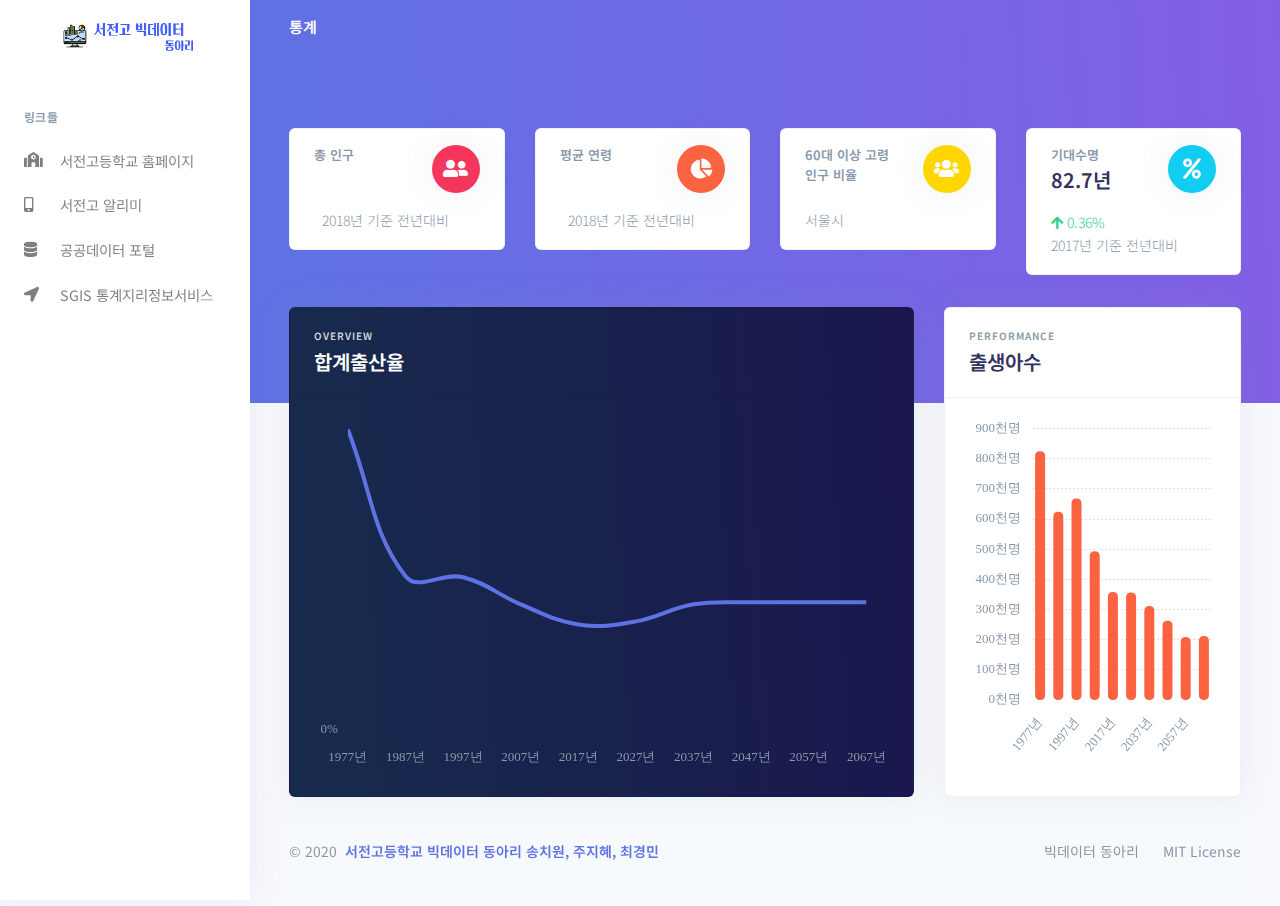
<file: index.html>
<!--

=========================================================
* Argon Dashboard - v1.1.2
=========================================================

* Product Page: https://www.creative-tim.com/product/argon-dashboard
* Copyright 2020 Creative Tim (https://www.creative-tim.com)
* Licensed under MIT (https://github.com/creativetimofficial/argon-dashboard/blob/master/LICENSE.md)

* Coded by Creative Tim

=========================================================

* The above copyright notice and this permission notice shall be included in all copies or substantial portions of the Software. -->
<!DOCTYPE html>
<html lang="ko">

<head>
  <meta charset="utf-8" />
  <meta name="viewport" content="width=device-width, initial-scale=1, shrink-to-fit=no">
  <title>
    서전고 빅데이터 동아리
  </title>
  <!-- Favicon -->
  <link href="./assets/img/brand/favicon.png" rel="icon" type="image/png">
  <!-- Fonts -->
  <link href="https://fonts.googleapis.com/css2?family=Noto+Sans+KR:wght@500&display=swap" rel="stylesheet">
  <!-- Icons -->
  <link href="./assets/js/plugins/nucleo/css/nucleo.css" rel="stylesheet" />
  <link href="./assets/js/plugins/@fortawesome/fontawesome-free/css/all.min.css" rel="stylesheet" />
  <!-- CSS Files -->
  <link href="./assets/css/argon-dashboard.css?v=1.1.2" rel="stylesheet" />
  <script type="text/javascript" src="https://code.jquery.com/jquery-3.5.1.min.js"></script>


</head>

<body class="">
  <nav class="navbar navbar-vertical fixed-left navbar-expand-md navbar-light bg-white" id="sidenav-main">
    <div class="container-fluid">
      <!-- Toggler -->
      <button class="navbar-toggler" type="button" data-toggle="collapse" data-target="#sidenav-collapse-main" aria-controls="sidenav-main" aria-expanded="false" aria-label="Toggle navigation">
        <span class="navbar-toggler-icon"></span>
      </button>
      <!-- Brand -->
      <a class="navbar-brand pt-0" href="./index.html">
        <img src="./assets/img/brand/blue.png" class="navbar-brand-img" alt="...">
      </a>
      <!-- Collapse -->
      <div class="collapse navbar-collapse" id="sidenav-collapse-main">
        <!-- Collapse header -->
        <div class="navbar-collapse-header d-md-none">
          <div class="row">
            <div class="col-6 collapse-brand">
              <a href="./index.html">
                <img src="./assets/img/brand/blue.png">
              </a>
            </div>
            <div class="col-6 collapse-close">
              <button type="button" class="navbar-toggler" data-toggle="collapse" data-target="#sidenav-collapse-main" aria-controls="sidenav-main" aria-expanded="false" aria-label="Toggle sidenav">
                <span></span>
                <span></span>
              </button>
            </div>
          </div>
        </div>
        <!-- Heading -->
        <h6 class="navbar-heading text-muted">링크들</h6>
        <!-- Navigation -->
        <ul class="navbar-nav mb-md-3">
          <li class="nav-item">
            <a class="nav-link" href="http://seojeon.hs.kr">
              <i class="fas fa-school"></i> 서전고등학교 홈페이지
            </a>
          </li>
          <li class="nav-item">
            <a class="nav-link" href="https://yoon-lab.xyz/sjhsnotifier">
              <i class="fas fa-mobile-alt"></i> 서전고 알리미
            </a>
          </li>
          <li class="nav-item">
            <a class="nav-link" href="https://www.data.go.kr/">
              <i class="fas fa-database"></i> 공공데이터 포털
            </a>
          </li>
          <li class="nav-item">
            <a class="nav-link" href="https://sgis.kostat.go.kr/view/index">
              <i class="fas fa-location-arrow"></i> SGIS 통계지리정보서비스
            </a>
          </li>
        </ul>
      </div>
    </div>
  </nav>
  <div class="main-content">
    <!-- Navbar -->
    <nav class="navbar navbar-top navbar-expand-md navbar-dark" id="navbar-main">
      <div class="container-fluid">
        <!-- Brand -->
        <a class="h4 mb-0 text-white text-uppercase d-none d-lg-inline-block" href="./index.html">통계</a>
      </div>
    </nav>
    <!-- End Navbar -->
    <!-- Header -->
    <div class="header bg-gradient-primary pb-8 pt-5 pt-md-8">
      <div class="container-fluid">
        <div class="header-body">
          <!-- Card stats -->
          <div class="row">
            <div class="col-xl-3 col-lg-6">
              <div class="card card-stats mb-4 mb-xl-0">
                <div class="card-body">
                  <div class="row">
                    <div class="col">
                      <h5 class="card-title text-uppercase text-muted mb-0">총 인구</h5>
                      <span id="totalpopulation" class="h2 font-weight-bold mb-0"></span>
                    </div>
                    <div class="col-auto">
                      <div class="icon icon-shape bg-danger text-white rounded-circle shadow">
                        <i class="fas fa-user-friends"></i>
                      </div>
                    </div>
                  </div>
                  <p class="mt-3 mb-0 text-muted text-sm">
                    <span id="totalpoprate"class="text-danger mr-2"></span>
                    <span class="text-nowrap">2018년 기준 전년대비</span>
                  </p>
                </div>
              </div>
            </div>
            <div class="col-xl-3 col-lg-6">
              <div class="card card-stats mb-4 mb-xl-0">
                <div class="card-body">
                  <div class="row">
                    <div class="col">
                      <h5 class="card-title text-uppercase text-muted mb-0">평균 연령</h5>
                      <span id="avgage" class="h2 font-weight-bold mb-0"></span>
                    </div>
                    <div class="col-auto">
                      <div class="icon icon-shape bg-warning text-white rounded-circle shadow">
                        <i class="fas fa-chart-pie"></i>
                      </div>
                    </div>
                  </div>
                  <p class="mt-3 mb-0 text-muted text-sm">
                    <span id="avgagerate" class="text-danger mr-2"></span>
                    <span class="text-nowrap">2018년 기준 전년대비</span>
                  </p>
                </div>
              </div>
            </div>
            <div class="col-xl-3 col-lg-6">
              <div class="card card-stats mb-4 mb-xl-0">
                <div class="card-body">
                  <div class="row">
                    <div class="col">
                      <h5 class="card-title text-uppercase text-muted mb-0">60대 이상 고령 인구 비율</h5>
                      <span id="oversixty" class="h2 font-weight-bold mb-0"></span>
                    </div>
                    <div class="col-auto">
                      <div class="icon icon-shape bg-yellow text-white rounded-circle shadow">
                        <i class="fas fa-users"></i>
                      </div>
                    </div>
                  </div>
                  <p class="mt-3 mb-0 text-muted text-sm">
                    <span class="text-nowrap">서울시</span>
                  </p>
                </div>
              </div>
            </div>
            <div class="col-xl-3 col-lg-6">
              <div class="card card-stats mb-4 mb-xl-0">
                <div class="card-body">
                  <div class="row">
                    <div class="col">
                      <h5 class="card-title text-uppercase text-muted mb-0">기대수명</h5>
                      <span class="h2 font-weight-bold mb-0">82.7년</span>
                    </div>
                    <div class="col-auto">
                      <div class="icon icon-shape bg-info text-white rounded-circle shadow">
                        <i class="fas fa-percent"></i>
                      </div>
                    </div>
                  </div>
                  <p class="mt-3 mb-0 text-muted text-sm">
                    <span class="text-success mr-2"><i class="fas fa-arrow-up"></i> 0.36%</span>
                    <span class="text-nowrap">2017년 기준 전년대비</span>
                  </p>
                </div>
              </div>
            </div>
          </div>
        </div>
      </div>
    </div>
    <div class="container-fluid mt--7">
      <div class="row">
        <div class="col-xl-8 mb-5 mb-xl-0">
          <div class="card bg-gradient-default shadow">
            <div class="card-header bg-transparent">
              <div class="row align-items-center">
                <div class="col">
                  <h6 class="text-uppercase text-light ls-1 mb-1">Overview</h6>
                  <h2 class="text-white mb-0">합계출산율</h2>
                </div>
              </div>
            </div>
            <div class="card-body">
              <!-- Chart -->
              <div class="chart">
                <!-- Chart wrapper -->
                <canvas id="chart-sales" class="chart-canvas"></canvas>
              </div>
            </div>
          </div>
        </div>
        <div class="col-xl-4">
          <div class="card shadow">
            <div class="card-header bg-transparent">
              <div class="row align-items-center">
                <div class="col">
                  <h6 class="text-uppercase text-muted ls-1 mb-1">Performance</h6>
                  <h2 class="mb-0">출생아수</h2>
                </div>
              </div>
            </div>
            <div class="card-body">
              <!-- Chart -->
              <div class="chart">
                <canvas id="chart-orders" class="chart-canvas"></canvas>
              </div>
            </div>
          </div>
        </div>
      </div>
      <!--
        <div class="row mt-5">
        <div class="col-xl-8 mb-5 mb-xl-0">
          <div class="card shadow">
            <div class="card-header border-0">
              <div class="row align-items-center">
                <div class="col">
                  <h3 class="mb-0">Page visits</h3>
                </div>
                <div class="col text-right">
                  <a href="#!" class="btn btn-sm btn-primary">See all</a>
                </div>
              </div>
            </div>
            <div class="table-responsive">
              <!-- Projects table --/>
              <table class="table align-items-center table-flush">
                <thead class="thead-light">
                  <tr>
                    <th scope="col">Page name</th>
                    <th scope="col">Visitors</th>
                    <th scope="col">Unique users</th>
                    <th scope="col">Bounce rate</th>
                  </tr>
                </thead>
                <tbody>
                  <tr>
                    <th scope="row">
                      /argon/
                    </th>
                    <td>
                      4,569
                    </td>
                    <td>
                      340
                    </td>
                    <td>
                      <i class="fas fa-arrow-up text-success mr-3"></i> 46,53%
                    </td>
                  </tr>
                  <tr>
                    <th scope="row">
                      /argon/index.html
                    </th>
                    <td>
                      3,985
                    </td>
                    <td>
                      319
                    </td>
                    <td>
                      <i class="fas fa-arrow-down text-warning mr-3"></i> 46,53%
                    </td>
                  </tr>
                  <tr>
                    <th scope="row">
                      /argon/charts.html
                    </th>
                    <td>
                      3,513
                    </td>
                    <td>
                      294
                    </td>
                    <td>
                      <i class="fas fa-arrow-down text-warning mr-3"></i> 36,49%
                    </td>
                  </tr>
                  <tr>
                    <th scope="row">
                      /argon/tables.html
                    </th>
                    <td>
                      2,050
                    </td>
                    <td>
                      147
                    </td>
                    <td>
                      <i class="fas fa-arrow-up text-success mr-3"></i> 50,87%
                    </td>
                  </tr>
                  <tr>
                    <th scope="row">
                      /argon/profile.html
                    </th>
                    <td>
                      1,795
                    </td>
                    <td>
                      190
                    </td>
                    <td>
                      <i class="fas fa-arrow-down text-danger mr-3"></i> 46,53%
                    </td>
                  </tr>
                </tbody>
              </table>
            </div>
          </div>
        </div>
        <div class="col-xl-4">
          <div class="card shadow">
            <div class="card-header border-0">
              <div class="row align-items-center">
                <div class="col">
                  <h3 class="mb-0">Social traffic</h3>
                </div>
                <div class="col text-right">
                  <a href="#!" class="btn btn-sm btn-primary">See all</a>
                </div>
              </div>
            </div>
            <div class="table-responsive">
              <!-- Projects table --/>
              <table class="table align-items-center table-flush">
                <thead class="thead-light">
                  <tr>
                    <th scope="col">Referral</th>
                    <th scope="col">Visitors</th>
                    <th scope="col"></th>
                  </tr>
                </thead>
                <tbody>
                  <tr>
                    <th scope="row">
                      Facebook
                    </th>
                    <td>
                      1,480
                    </td>
                    <td>
                      <div class="d-flex align-items-center">
                        <span class="mr-2">60%</span>
                        <div>
                          <div class="progress">
                            <div class="progress-bar bg-gradient-danger" role="progressbar" aria-valuenow="60" aria-valuemin="0" aria-valuemax="100" style="width: 60%;"></div>
                          </div>
                        </div>
                      </div>
                    </td>
                  </tr>
                  <tr>
                    <th scope="row">
                      Facebook
                    </th>
                    <td>
                      5,480
                    </td>
                    <td>
                      <div class="d-flex align-items-center">
                        <span class="mr-2">70%</span>
                        <div>
                          <div class="progress">
                            <div class="progress-bar bg-gradient-success" role="progressbar" aria-valuenow="70" aria-valuemin="0" aria-valuemax="100" style="width: 70%;"></div>
                          </div>
                        </div>
                      </div>
                    </td>
                  </tr>
                  <tr>
                    <th scope="row">
                      Google
                    </th>
                    <td>
                      4,807
                    </td>
                    <td>
                      <div class="d-flex align-items-center">
                        <span class="mr-2">80%</span>
                        <div>
                          <div class="progress">
                            <div class="progress-bar bg-gradient-primary" role="progressbar" aria-valuenow="80" aria-valuemin="0" aria-valuemax="100" style="width: 80%;"></div>
                          </div>
                        </div>
                      </div>
                    </td>
                  </tr>
                  <tr>
                    <th scope="row">
                      Instagram
                    </th>
                    <td>
                      3,678
                    </td>
                    <td>
                      <div class="d-flex align-items-center">
                        <span class="mr-2">75%</span>
                        <div>
                          <div class="progress">
                            <div class="progress-bar bg-gradient-info" role="progressbar" aria-valuenow="75" aria-valuemin="0" aria-valuemax="100" style="width: 75%;"></div>
                          </div>
                        </div>
                      </div>
                    </td>
                  </tr>
                  <tr>
                    <th scope="row">
                      twitter
                    </th>
                    <td>
                      2,645
                    </td>
                    <td>
                      <div class="d-flex align-items-center">
                        <span class="mr-2">30%</span>
                        <div>
                          <div class="progress">
                            <div class="progress-bar bg-gradient-warning" role="progressbar" aria-valuenow="30" aria-valuemin="0" aria-valuemax="100" style="width: 30%;"></div>
                          </div>
                        </div>
                      </div>
                    </td>
                  </tr>
                </tbody>
              </table>
            </div>
          </div>
        </div>
      </div> -->
      <!-- Footer -->
      <footer class="footer">
        <div class="row align-items-center justify-content-xl-between">
          <div class="col-xl-6">
            <div class="copyright text-center text-xl-left text-muted">
              &copy; 2020 <a href="" class="font-weight-bold ml-1" target="_blank">서전고등학교 빅데이터 동아리 송치원, 주지혜, 최경민</a>
            </div>
          </div>
          <div class="col-xl-6">
            <ul class="nav nav-footer justify-content-center justify-content-xl-end">
              <li class="nav-item">
                <a href="" class="nav-link" target="_blank">빅데이터 동아리</a>
              </li>
              <li class="nav-item">
                <a href="https://github.com/creativetimofficial/argon-dashboard/blob/master/LICENSE.md" class="nav-link" target="_blank">MIT License</a>
              </li>
            </ul>
          </div>
        </div>
      </footer>
    </div>
  </div>
  <!--   Core   -->
  <script src="./assets/js/plugins/jquery/dist/jquery.min.js"></script>
  <script src="./assets/js/plugins/bootstrap/dist/js/bootstrap.bundle.min.js"></script>
  <!--   Optional JS   -->
  <script src="./assets/js/plugins/chart.js/dist/Chart.min.js"></script>
  <script src="./assets/js/plugins/chart.js/dist/Chart.extension.js"></script>
  <!--   Argon JS   -->
  <script src="./assets/js/argon-dashboard.min.js?v=1.1.2"></script>
  <script src="https://cdn.trackjs.com/agent/v3/latest/t.js"></script>

  <script>
    window.TrackJS &&
      TrackJS.install({
        token: "ee6fab19c5a04ac1a32a645abde4613a",
        application: "argon-dashboard-free"
      });
  </script>
  <!--getData js-->
  <script type="text/javascript" src="getData.js"></script>
</body>

</html>
</file>
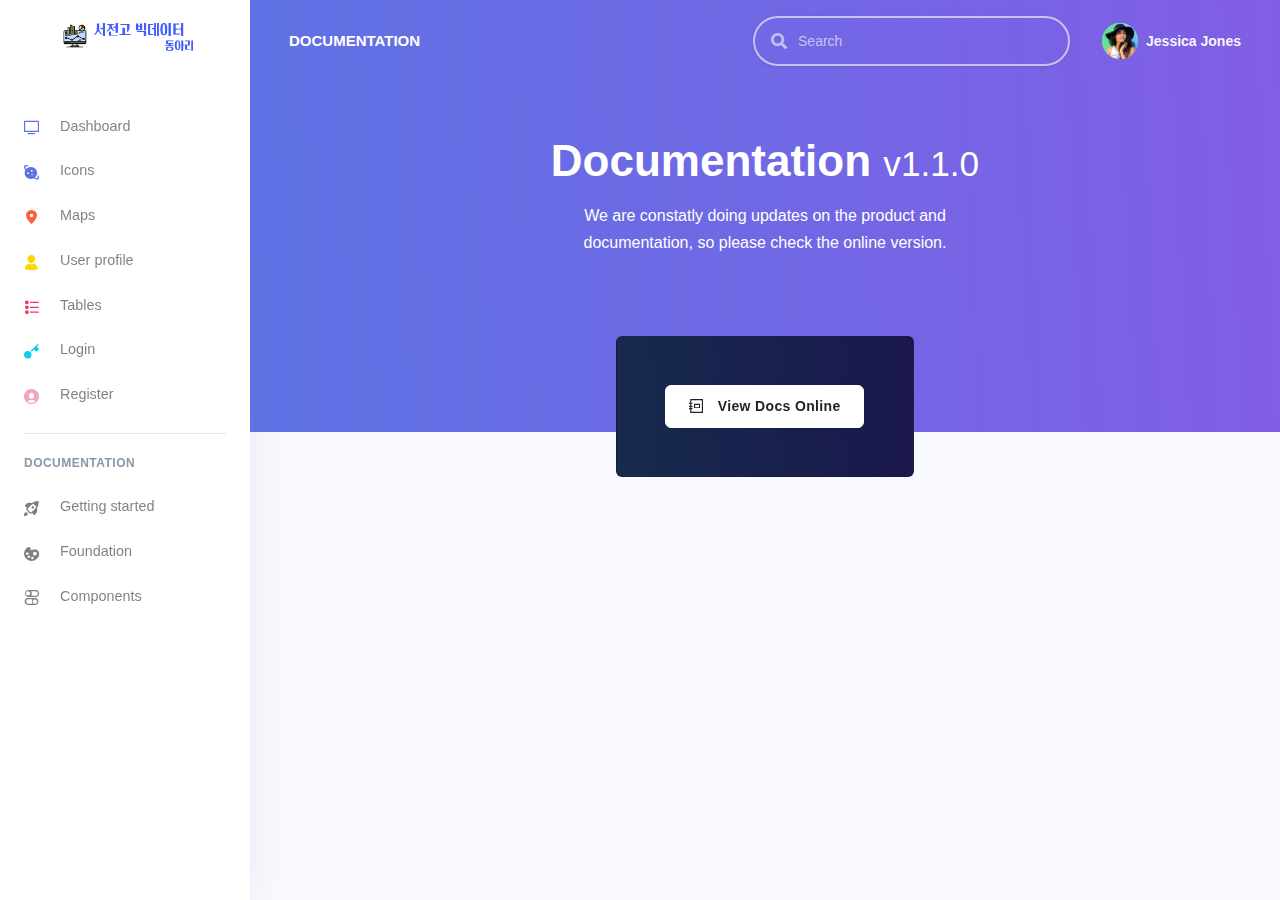
<file: docs/documentation.html>
<!DOCTYPE html>
<html>

<head>
  <meta charset="utf-8">
  <meta name="viewport" content="width=device-width, initial-scale=1, shrink-to-fit=no">
  <meta name="description" content="Start your development with a Dashboard for Bootstrap 4.">
  <meta name="author" content="Creative Tim">
  <title>Argon Dashboard - Free Dashboard for Bootstrap 4</title>
  <!-- Favicon -->
  <link href="../assets/img/brand/favicon.png" rel="icon" type="image/png">
  <!-- Fonts -->
  <link href="https://fonts.googleapis.com/css?family=Open+Sans:300,400,600,700" rel="stylesheet">
  <!-- Icons -->
  <link href="../assets/js/plugins/nucleo/css/nucleo.css" rel="stylesheet">
  <link href="../assets/js/plugins/@fortawesome/fontawesome-free/css/all.min.css" rel="stylesheet">
  <!-- Argon CSS -->
  <link type="text/css" href="../assets/css/argon-dashboard.css?v=1.0.0" rel="stylesheet">
</head>

<body>
  <!-- Sidenav -->
  <nav class="navbar navbar-vertical fixed-left navbar-expand-md navbar-light bg-white" id="sidenav-main">
    <div class="container-fluid">
      <!-- Toggler -->
      <button class="navbar-toggler" type="button" data-toggle="collapse" data-target="#sidenav-collapse-main" aria-controls="sidenav-main" aria-expanded="false" aria-label="Toggle navigation">
        <span class="navbar-toggler-icon"></span>
      </button>
      <!-- Brand -->
      <a class="navbar-brand pt-0" href="../index.html">
        <img src="../assets/img/brand/blue.png" class="navbar-brand-img" alt="...">
      </a>
      <!-- User -->
      <ul class="nav align-items-center d-md-none">
        <li class="nav-item dropdown">
          <a class="nav-link nav-link-icon" href="#" role="button" data-toggle="dropdown" aria-haspopup="true" aria-expanded="false">
            <i class="ni ni-bell-55"></i>
          </a>
          <div class="dropdown-menu dropdown-menu-arrow dropdown-menu-right" aria-labelledby="navbar-default_dropdown_1">
            <a class="dropdown-item" href="#">Action</a>
            <a class="dropdown-item" href="#">Another action</a>
            <div class="dropdown-divider"></div>
            <a class="dropdown-item" href="#">Something else here</a>
          </div>
        </li>
        <li class="nav-item dropdown">
          <a class="nav-link" href="#" role="button" data-toggle="dropdown" aria-haspopup="true" aria-expanded="false">
            <div class="media align-items-center">
              <span class="avatar avatar-sm rounded-circle">
                <img alt="Image placeholder" src="../assets/img/theme/team-1-800x800.jpg">
              </span>
            </div>
          </a>
          <div class="dropdown-menu dropdown-menu-arrow dropdown-menu-right">
            <div class=" dropdown-header noti-title">
              <h6 class="text-overflow m-0">Welcome!</h6>
            </div>
            <a href="../examples/profile.html" class="dropdown-item">
              <i class="ni ni-single-02"></i>
              <span>My profile</span>
            </a>
            <a href="../examples/profile.html" class="dropdown-item">
              <i class="ni ni-settings-gear-65"></i>
              <span>Settings</span>
            </a>
            <a href="../examples/profile.html" class="dropdown-item">
              <i class="ni ni-calendar-grid-58"></i>
              <span>Activity</span>
            </a>
            <a href="../examples/profile.html" class="dropdown-item">
              <i class="ni ni-support-16"></i>
              <span>Support</span>
            </a>
            <div class="dropdown-divider"></div>
            <a href="#!" class="dropdown-item">
              <i class="ni ni-user-run"></i>
              <span>Logout</span>
            </a>
          </div>
        </li>
      </ul>
      <!-- Collapse -->
      <div class="collapse navbar-collapse" id="sidenav-collapse-main">
        <!-- Collapse header -->
        <div class="navbar-collapse-header d-md-none">
          <div class="row">
            <div class="col-6 collapse-brand">
              <a href="../index.html">
                <img src="../assets/img/brand/blue.png">
              </a>
            </div>
            <div class="col-6 collapse-close">
              <button type="button" class="navbar-toggler" data-toggle="collapse" data-target="#sidenav-collapse-main" aria-controls="sidenav-main" aria-expanded="false" aria-label="Toggle sidenav">
                <span></span>
                <span></span>
              </button>
            </div>
          </div>
        </div>
        <!-- Form -->
        <form class="mt-4 mb-3 d-md-none">
          <div class="input-group input-group-rounded input-group-merge">
            <input type="search" class="form-control form-control-rounded form-control-prepended" placeholder="Search" aria-label="Search">
            <div class="input-group-prepend">
              <div class="input-group-text">
                <span class="fa fa-search"></span>
              </div>
            </div>
          </div>
        </form>
        <!-- Navigation -->
        <ul class="navbar-nav">
          <li class="nav-item">
            <a class="nav-link" href="../index.html">
              <i class="ni ni-tv-2 text-primary"></i> Dashboard
            </a>
          </li>
          <li class="nav-item">
            <a class="nav-link" href="../examples/icons.html">
              <i class="ni ni-planet text-blue"></i> Icons
            </a>
          </li>
          <li class="nav-item">
            <a class="nav-link" href="../examples/maps.html">
              <i class="ni ni-pin-3 text-orange"></i> Maps
            </a>
          </li>
          <li class="nav-item">
            <a class="nav-link" href="../examples/profile.html">
              <i class="ni ni-single-02 text-yellow"></i> User profile
            </a>
          </li>
          <li class="nav-item">
            <a class="nav-link" href="../examples/tables.html">
              <i class="ni ni-bullet-list-67 text-red"></i> Tables
            </a>
          </li>
          <li class="nav-item">
            <a class="nav-link" href="../examples/login.html">
              <i class="ni ni-key-25 text-info"></i> Login
            </a>
          </li>
          <li class="nav-item">
            <a class="nav-link" href="../examples/register.html">
              <i class="ni ni-circle-08 text-pink"></i> Register
            </a>
          </li>
        </ul>
        <!-- Divider -->
        <hr class="my-3">
        <!-- Heading -->
        <h6 class="navbar-heading text-muted">Documentation</h6>
        <!-- Navigation -->
        <ul class="navbar-nav mb-md-3">
          <li class="nav-item">
            <a class="nav-link" href="https://demos.creative-tim.com/argon-dashboard/docs/getting-started/overview.html">
              <i class="ni ni-spaceship"></i> Getting started
            </a>
          </li>
          <li class="nav-item">
            <a class="nav-link" href="https://demos.creative-tim.com/argon-dashboard/docs/foundation/colors.html">
              <i class="ni ni-palette"></i> Foundation
            </a>
          </li>
          <li class="nav-item">
            <a class="nav-link" href="https://demos.creative-tim.com/argon-dashboard/docs/components/alerts.html">
              <i class="ni ni-ui-04"></i> Components
            </a>
          </li>
        </ul>
      </div>
    </div>
  </nav>
  <!-- Main content -->
  <div class="main-content">
    <!-- Top navbar -->
    <nav class="navbar navbar-top navbar-expand-md navbar-dark" id="navbar-main">
      <div class="container-fluid">
        <!-- Brand -->
        <a class="h4 mb-0 text-white text-uppercase d-none d-lg-inline-block" href="../index.html">Documentation</a>
        <!-- Form -->
        <form class="navbar-search navbar-search-dark form-inline mr-3 d-none d-md-flex ml-lg-auto">
          <div class="form-group mb-0">
            <div class="input-group input-group-alternative">
              <div class="input-group-prepend">
                <span class="input-group-text"><i class="fas fa-search"></i></span>
              </div>
              <input class="form-control" placeholder="Search" type="text">
            </div>
          </div>
        </form>
        <!-- User -->
        <ul class="navbar-nav align-items-center d-none d-md-flex">
          <li class="nav-item dropdown">
            <a class="nav-link pr-0" href="#" role="button" data-toggle="dropdown" aria-haspopup="true" aria-expanded="false">
              <div class="media align-items-center">
                <span class="avatar avatar-sm rounded-circle">
                  <img alt="Image placeholder" src="../assets/img/theme/team-4-800x800.jpg">
                </span>
                <div class="media-body ml-2 d-none d-lg-block">
                  <span class="mb-0 text-sm  font-weight-bold">Jessica Jones</span>
                </div>
              </div>
            </a>
            <div class="dropdown-menu dropdown-menu-arrow dropdown-menu-right">
              <div class=" dropdown-header noti-title">
                <h6 class="text-overflow m-0">Welcome!</h6>
              </div>
              <a href="../examples/profile.html" class="dropdown-item">
                <i class="ni ni-single-02"></i>
                <span>My profile</span>
              </a>
              <a href="../examples/profile.html" class="dropdown-item">
                <i class="ni ni-settings-gear-65"></i>
                <span>Settings</span>
              </a>
              <a href="../examples/profile.html" class="dropdown-item">
                <i class="ni ni-calendar-grid-58"></i>
                <span>Activity</span>
              </a>
              <a href="../examples/profile.html" class="dropdown-item">
                <i class="ni ni-support-16"></i>
                <span>Support</span>
              </a>
              <div class="dropdown-divider"></div>
              <a href="#!" class="dropdown-item">
                <i class="ni ni-user-run"></i>
                <span>Logout</span>
              </a>
            </div>
          </li>
        </ul>
      </div>
    </nav>
    <!-- Header -->
    <div class="header bg-gradient-primary pb-8 pt-5 pt-lg-8 d-flex align-items-center">
      <!-- Header container -->
      <div class="container-fluid">
        <div class="row justify-content-center">
          <div class="col-lg-6 col-md-10 text-center">
            <h1 class="display-2 text-white">Documentation <small>v1.1.0</small></h1>
            <p class="text-white mt-0 mb-5">We are constatly doing updates on the product and documentation, so please check the online version.</p>
          </div>
        </div>
      </div>
    </div>
    <!-- Page content -->
    <div class="container-fluid mt--7">
      <div class="row justify-content-center">
        <div class="col-lg-4">
          <div class="card bg-gradient-default text-center p-5">
            <a href="https://demos.creative-tim.com/argon-dashboard/docs/getting-started/overview.html" class="btn btn-white btn-icon mb-3 mb-sm-0">
              <span class="btn-inner--icon"><i class="ni ni-collection"></i></span>
              <span class="btn-inner--text">View Docs Online</span>
            </a>
          </div>
        </div>
      </div>
      <!-- Footer -->
    </div>
  </div>
  <!-- Argon Scripts -->
  <!-- Core -->
  <script src="../assets/js/plugins/jquery/dist/jquery.min.js"></script>
  <script src="../assets/js/plugins/bootstrap/dist/js/bootstrap.bundle.min.js"></script>
  <!-- Argon JS -->
  <script src="../assets/js/argon-dashboard.js?v=1.0.0"></script>
</body>

</html>
</file>
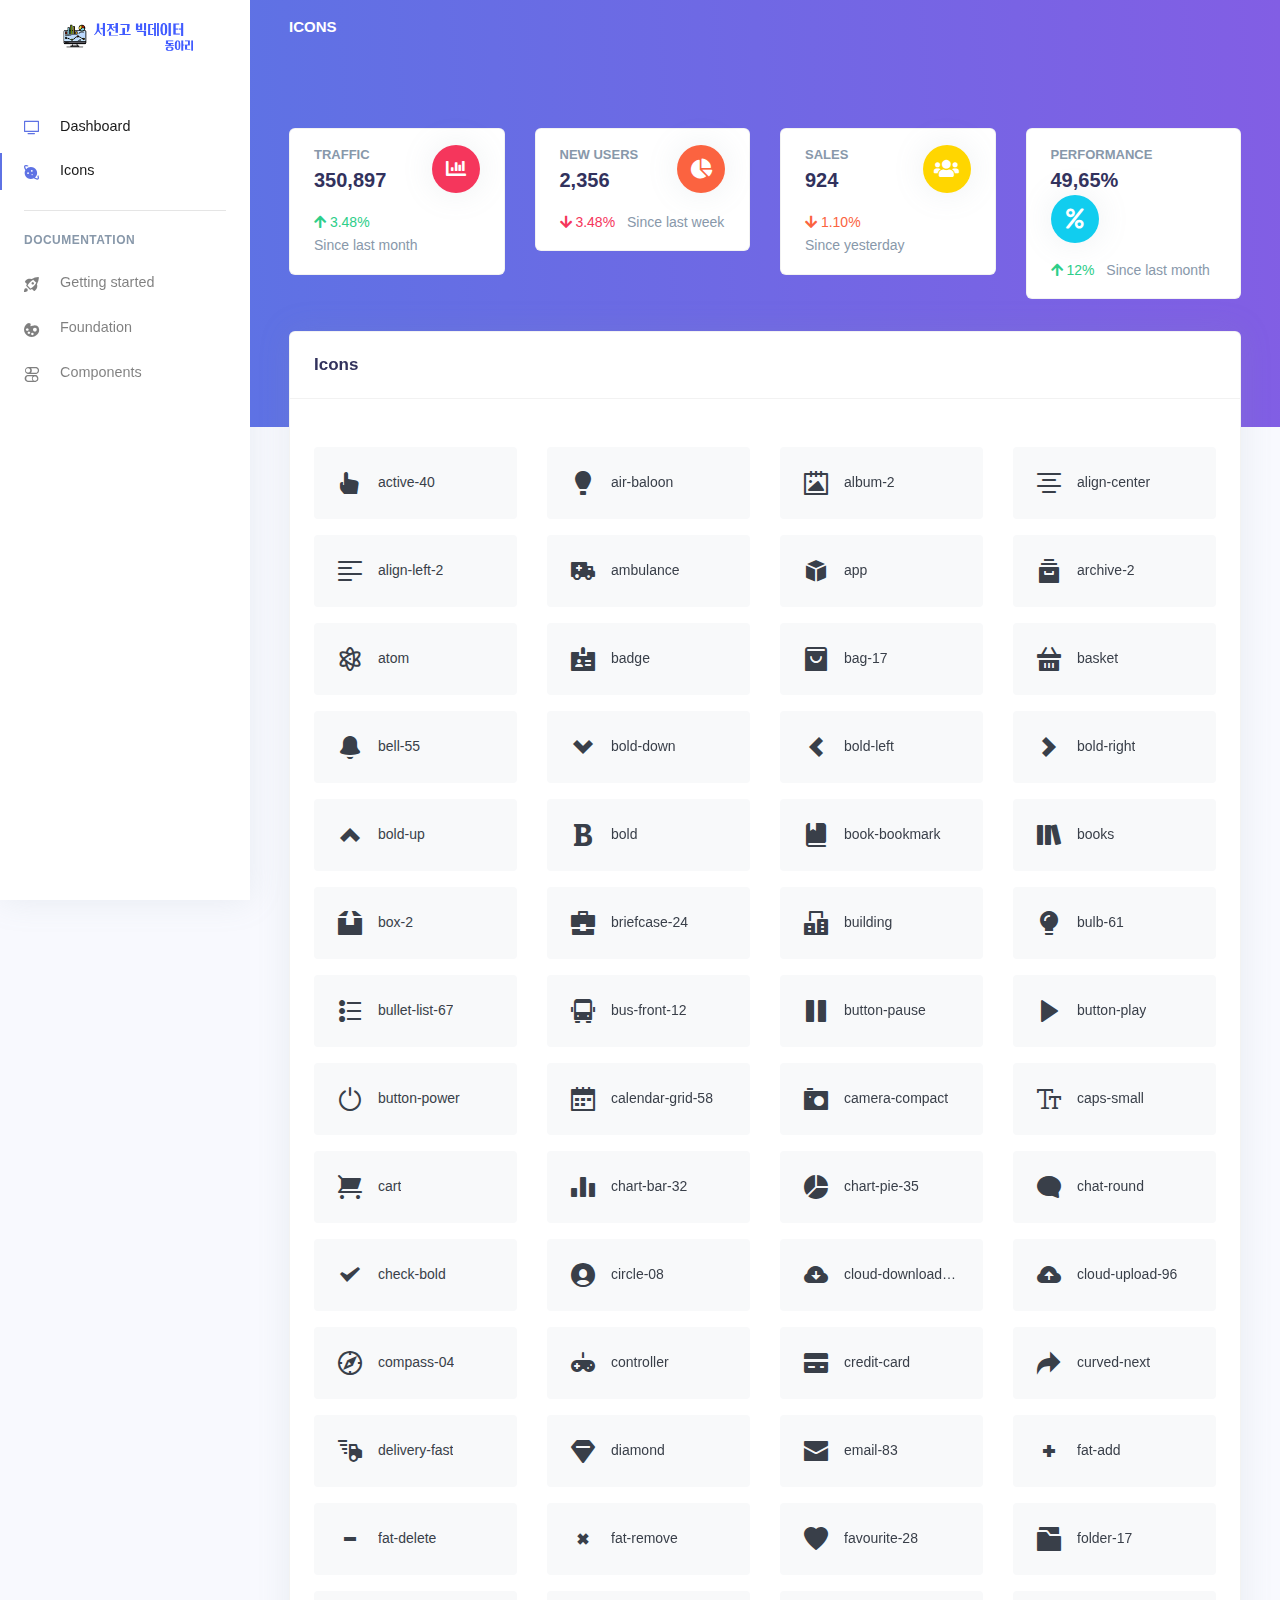
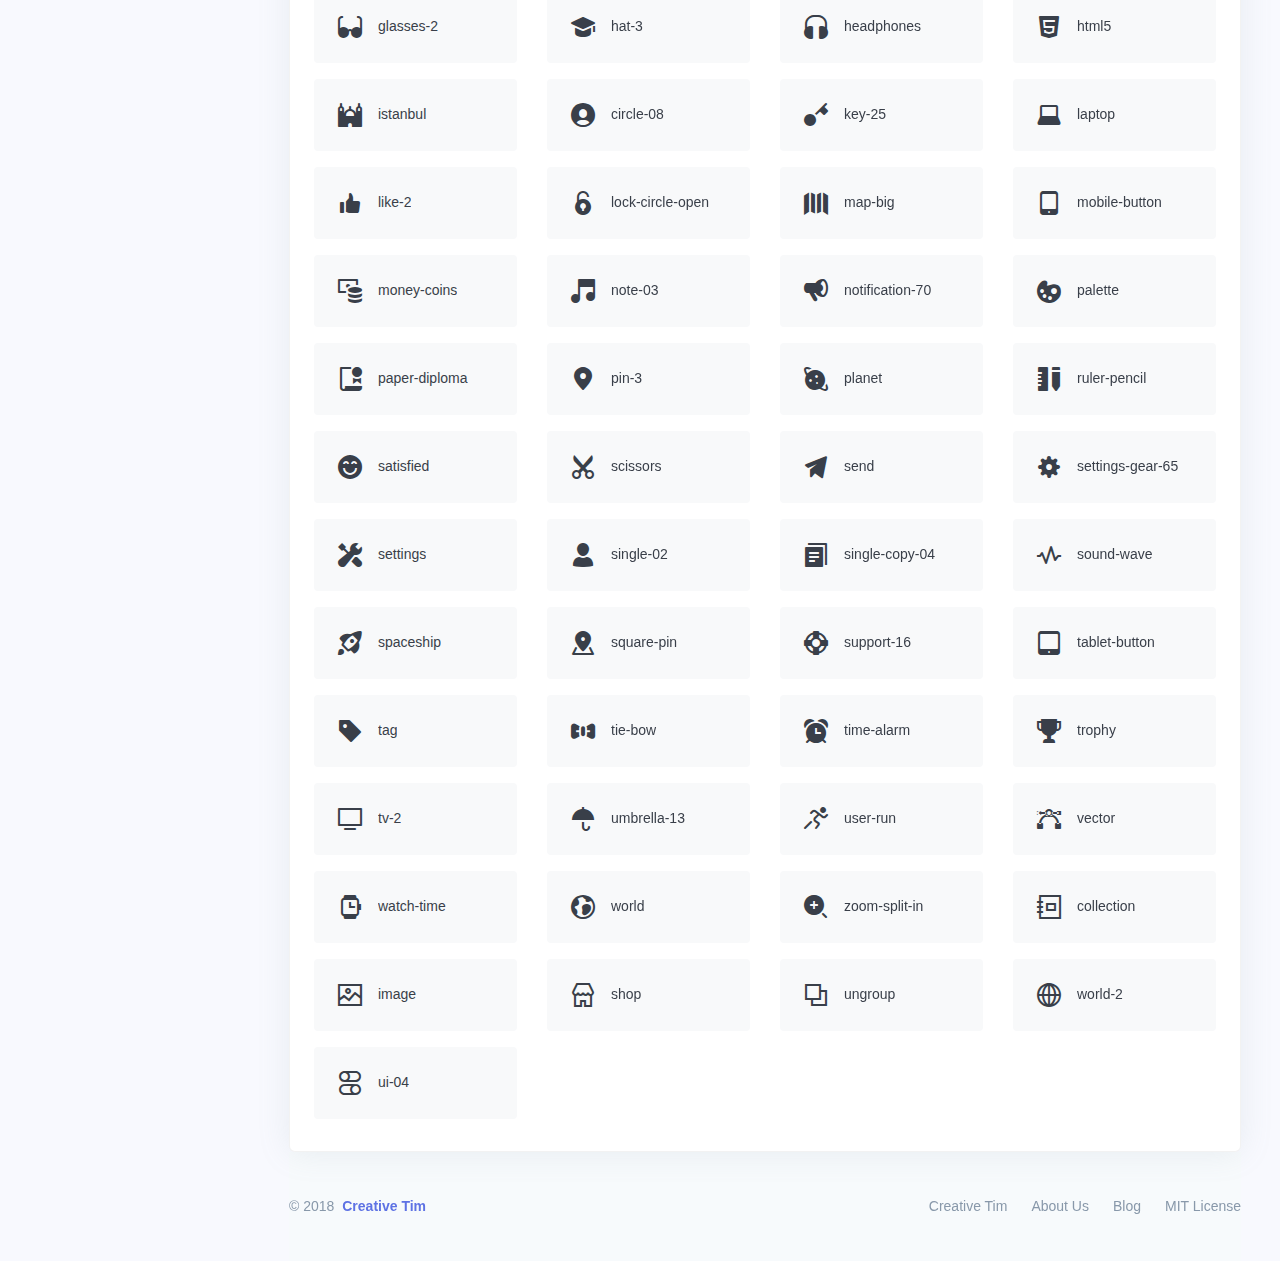
<file: examples/icons.html>
<!--

=========================================================
* Argon Dashboard - v1.1.2
=========================================================

* Product Page: https://www.creative-tim.com/product/argon-dashboard
* Copyright 2020 Creative Tim (https://www.creative-tim.com)
* Licensed under MIT (https://github.com/creativetimofficial/argon-dashboard/blob/master/LICENSE.md)

* Coded by Creative Tim

=========================================================

* The above copyright notice and this permission notice shall be included in all copies or substantial portions of the Software. -->
<!DOCTYPE html>
<html lang="en">

<head>
  <meta charset="utf-8" />
  <meta name="viewport" content="width=device-width, initial-scale=1, shrink-to-fit=no">
  <title>
    Argon Dashboard - Free Dashboard for Bootstrap 4 by Creative Tim
  </title>
  <!-- Favicon -->
  <link href="../assets/img/brand/favicon.png" rel="icon" type="image/png">
  <!-- Fonts -->
  <link href="https://fonts.googleapis.com/css?family=Open+Sans:300,400,600,700" rel="stylesheet">
  <!-- Icons -->
  <link href="../assets/js/plugins/nucleo/css/nucleo.css" rel="stylesheet" />
  <link href="../assets/js/plugins/@fortawesome/fontawesome-free/css/all.min.css" rel="stylesheet" />
  <!-- CSS Files -->
  <link href="../assets/css/argon-dashboard.css?v=1.1.2" rel="stylesheet" />
</head>

<body class="">
  <nav class="navbar navbar-vertical fixed-left navbar-expand-md navbar-light bg-white" id="sidenav-main">
    <div class="container-fluid">
      <!-- Toggler -->
      <button class="navbar-toggler" type="button" data-toggle="collapse" data-target="#sidenav-collapse-main" aria-controls="sidenav-main" aria-expanded="false" aria-label="Toggle navigation">
        <span class="navbar-toggler-icon"></span>
      </button>
      <!-- Brand -->
      <a class="navbar-brand pt-0" href="../index.html">
        <img src="../assets/img/brand/blue.png" class="navbar-brand-img" alt="...">
      </a>
      <!-- Collapse -->
      <div class="collapse navbar-collapse" id="sidenav-collapse-main">
        <!-- Collapse header -->
        <div class="navbar-collapse-header d-md-none">
          <div class="row">
            <div class="col-6 collapse-brand">
              <a href="../index.html">
                <img src="../assets/img/brand/blue.png">
              </a>
            </div>
            <div class="col-6 collapse-close">
              <button type="button" class="navbar-toggler" data-toggle="collapse" data-target="#sidenav-collapse-main" aria-controls="sidenav-main" aria-expanded="false" aria-label="Toggle sidenav">
                <span></span>
                <span></span>
              </button>
            </div>
          </div>
        </div>
        <!-- Form -->
        <form class="mt-4 mb-3 d-md-none">
          <div class="input-group input-group-rounded input-group-merge">
            <input type="search" class="form-control form-control-rounded form-control-prepended" placeholder="Search" aria-label="Search">
            <div class="input-group-prepend">
              <div class="input-group-text">
                <span class="fa fa-search"></span>
              </div>
            </div>
          </div>
        </form>
        <!-- Navigation -->
        <ul class="navbar-nav">
          <li class="nav-item  active ">
            <a class="nav-link " href="../index.html">
              <i class="ni ni-tv-2 text-primary"></i> Dashboard
            </a>
          </li>
          <li class="nav-item">
            <a class="nav-link  active " href="../examples/icons.html">
              <i class="ni ni-planet text-blue"></i> Icons
            </a>
          </li>
        </ul>
        <!-- Divider -->
        <hr class="my-3">
        <!-- Heading -->
        <h6 class="navbar-heading text-muted">Documentation</h6>
        <!-- Navigation -->
        <ul class="navbar-nav mb-md-3">
          <li class="nav-item">
            <a class="nav-link" href="https://demos.creative-tim.com/argon-dashboard/docs/getting-started/overview.html">
              <i class="ni ni-spaceship"></i> Getting started
            </a>
          </li>
          <li class="nav-item">
            <a class="nav-link" href="https://demos.creative-tim.com/argon-dashboard/docs/foundation/colors.html">
              <i class="ni ni-palette"></i> Foundation
            </a>
          </li>
          <li class="nav-item">
            <a class="nav-link" href="https://demos.creative-tim.com/argon-dashboard/docs/components/alerts.html">
              <i class="ni ni-ui-04"></i> Components
            </a>
          </li>
        </ul>
      </div>
    </div>
  </nav>
  <div class="main-content">
    <!-- Navbar -->
    <nav class="navbar navbar-top navbar-expand-md navbar-dark" id="navbar-main">
      <div class="container-fluid">
        <!-- Brand -->
        <a class="h4 mb-0 text-white text-uppercase d-none d-lg-inline-block" href="../index.html">Icons</a>
      </div>
    </nav>
    <!-- End Navbar -->
    <!-- Header -->
    <div class="header bg-gradient-primary pb-8 pt-5 pt-md-8">
      <div class="container-fluid">
        <div class="header-body">
          <!-- Card stats -->
          <div class="row">
            <div class="col-xl-3 col-lg-6">
              <div class="card card-stats mb-4 mb-xl-0">
                <div class="card-body">
                  <div class="row">
                    <div class="col">
                      <h5 class="card-title text-uppercase text-muted mb-0">Traffic</h5>
                      <span class="h2 font-weight-bold mb-0">350,897</span>
                    </div>
                    <div class="col-auto">
                      <div class="icon icon-shape bg-danger text-white rounded-circle shadow">
                        <i class="fas fa-chart-bar"></i>
                      </div>
                    </div>
                  </div>
                  <p class="mt-3 mb-0 text-muted text-sm">
                    <span class="text-success mr-2"><i class="fa fa-arrow-up"></i> 3.48%</span>
                    <span class="text-nowrap">Since last month</span>
                  </p>
                </div>
              </div>
            </div>
            <div class="col-xl-3 col-lg-6">
              <div class="card card-stats mb-4 mb-xl-0">
                <div class="card-body">
                  <div class="row">
                    <div class="col">
                      <h5 class="card-title text-uppercase text-muted mb-0">New users</h5>
                      <span class="h2 font-weight-bold mb-0">2,356</span>
                    </div>
                    <div class="col-auto">
                      <div class="icon icon-shape bg-warning text-white rounded-circle shadow">
                        <i class="fas fa-chart-pie"></i>
                      </div>
                    </div>
                  </div>
                  <p class="mt-3 mb-0 text-muted text-sm">
                    <span class="text-danger mr-2"><i class="fas fa-arrow-down"></i> 3.48%</span>
                    <span class="text-nowrap">Since last week</span>
                  </p>
                </div>
              </div>
            </div>
            <div class="col-xl-3 col-lg-6">
              <div class="card card-stats mb-4 mb-xl-0">
                <div class="card-body">
                  <div class="row">
                    <div class="col">
                      <h5 class="card-title text-uppercase text-muted mb-0">Sales</h5>
                      <span class="h2 font-weight-bold mb-0">924</span>
                    </div>
                    <div class="col-auto">
                      <div class="icon icon-shape bg-yellow text-white rounded-circle shadow">
                        <i class="fas fa-users"></i>
                      </div>
                    </div>
                  </div>
                  <p class="mt-3 mb-0 text-muted text-sm">
                    <span class="text-warning mr-2"><i class="fas fa-arrow-down"></i> 1.10%</span>
                    <span class="text-nowrap">Since yesterday</span>
                  </p>
                </div>
              </div>
            </div>
            <div class="col-xl-3 col-lg-6">
              <div class="card card-stats mb-4 mb-xl-0">
                <div class="card-body">
                  <div class="row">
                    <div class="col">
                      <h5 class="card-title text-uppercase text-muted mb-0">Performance</h5>
                      <span class="h2 font-weight-bold mb-0">49,65%</span>
                    </div>
                    <div class="col-auto">
                      <div class="icon icon-shape bg-info text-white rounded-circle shadow">
                        <i class="fas fa-percent"></i>
                      </div>
                    </div>
                  </div>
                  <p class="mt-3 mb-0 text-muted text-sm">
                    <span class="text-success mr-2"><i class="fas fa-arrow-up"></i> 12%</span>
                    <span class="text-nowrap">Since last month</span>
                  </p>
                </div>
              </div>
            </div>
          </div>
        </div>
      </div>
    </div>
    <!-- Page content -->
    <div class="container-fluid mt--7">
      <!-- Table -->
      <div class="row">
        <div class="col">
          <div class="card shadow">
            <div class="card-header bg-transparent">
              <h3 class="mb-0">Icons</h3>
            </div>
            <div class="card-body">
              <div class="row icon-examples">
                <div class="col-lg-3 col-md-6">
                  <button type="button" class="btn-icon-clipboard" data-clipboard-text="active-40" title="Copy to clipboard">
                    <div>
                      <i class="ni ni-active-40"></i>
                      <span>active-40</span>
                    </div>
                  </button>
                </div>
                <div class="col-lg-3 col-md-6">
                  <button type="button" class="btn-icon-clipboard" data-clipboard-text="air-baloon" title="Copy to clipboard">
                    <div>
                      <i class="ni ni-air-baloon"></i>
                      <span>air-baloon</span>
                    </div>
                  </button>
                </div>
                <div class="col-lg-3 col-md-6">
                  <button type="button" class="btn-icon-clipboard" data-clipboard-text="album-2" title="Copy to clipboard">
                    <div>
                      <i class="ni ni-album-2"></i>
                      <span>album-2</span>
                    </div>
                  </button>
                </div>
                <div class="col-lg-3 col-md-6">
                  <button type="button" class="btn-icon-clipboard" data-clipboard-text="align-center" title="Copy to clipboard">
                    <div>
                      <i class="ni ni-align-center"></i>
                      <span>align-center</span>
                    </div>
                  </button>
                </div>
                <div class="col-lg-3 col-md-6">
                  <button type="button" class="btn-icon-clipboard" data-clipboard-text="align-left-2" title="Copy to clipboard">
                    <div>
                      <i class="ni ni-align-left-2"></i>
                      <span>align-left-2</span>
                    </div>
                  </button>
                </div>
                <div class="col-lg-3 col-md-6">
                  <button type="button" class="btn-icon-clipboard" data-clipboard-text="ambulance" title="Copy to clipboard">
                    <div>
                      <i class="ni ni-ambulance"></i>
                      <span>ambulance</span>
                    </div>
                  </button>
                </div>
                <div class="col-lg-3 col-md-6">
                  <button type="button" class="btn-icon-clipboard" data-clipboard-text="app" title="Copy to clipboard">
                    <div>
                      <i class="ni ni-app"></i>
                      <span>app</span>
                    </div>
                  </button>
                </div>
                <div class="col-lg-3 col-md-6">
                  <button type="button" class="btn-icon-clipboard" data-clipboard-text="archive-2" title="Copy to clipboard">
                    <div>
                      <i class="ni ni-archive-2"></i>
                      <span>archive-2</span>
                    </div>
                  </button>
                </div>
                <div class="col-lg-3 col-md-6">
                  <button type="button" class="btn-icon-clipboard" data-clipboard-text="atom" title="Copy to clipboard">
                    <div>
                      <i class="ni ni-atom"></i>
                      <span>atom</span>
                    </div>
                  </button>
                </div>
                <div class="col-lg-3 col-md-6">
                  <button type="button" class="btn-icon-clipboard" data-clipboard-text="badge" title="Copy to clipboard">
                    <div>
                      <i class="ni ni-badge"></i>
                      <span>badge</span>
                    </div>
                  </button>
                </div>
                <div class="col-lg-3 col-md-6">
                  <button type="button" class="btn-icon-clipboard" data-clipboard-text="bag-17" title="Copy to clipboard">
                    <div>
                      <i class="ni ni-bag-17"></i>
                      <span>bag-17</span>
                    </div>
                  </button>
                </div>
                <div class="col-lg-3 col-md-6">
                  <button type="button" class="btn-icon-clipboard" data-clipboard-text="basket" title="Copy to clipboard">
                    <div>
                      <i class="ni ni-basket"></i>
                      <span>basket</span>
                    </div>
                  </button>
                </div>
                <div class="col-lg-3 col-md-6">
                  <button type="button" class="btn-icon-clipboard" data-clipboard-text="bell-55" title="Copy to clipboard">
                    <div>
                      <i class="ni ni-bell-55"></i>
                      <span>bell-55</span>
                    </div>
                  </button>
                </div>
                <div class="col-lg-3 col-md-6">
                  <button type="button" class="btn-icon-clipboard" data-clipboard-text="bold-down" title="Copy to clipboard">
                    <div>
                      <i class="ni ni-bold-down"></i>
                      <span>bold-down</span>
                    </div>
                  </button>
                </div>
                <div class="col-lg-3 col-md-6">
                  <button type="button" class="btn-icon-clipboard" data-clipboard-text="bold-left" title="Copy to clipboard">
                    <div>
                      <i class="ni ni-bold-left"></i>
                      <span>bold-left</span>
                    </div>
                  </button>
                </div>
                <div class="col-lg-3 col-md-6">
                  <button type="button" class="btn-icon-clipboard" data-clipboard-text="bold-right" title="Copy to clipboard">
                    <div>
                      <i class="ni ni-bold-right"></i>
                      <span>bold-right</span>
                    </div>
                  </button>
                </div>
                <div class="col-lg-3 col-md-6">
                  <button type="button" class="btn-icon-clipboard" data-clipboard-text="bold-up" title="Copy to clipboard">
                    <div>
                      <i class="ni ni-bold-up"></i>
                      <span>bold-up</span>
                    </div>
                  </button>
                </div>
                <div class="col-lg-3 col-md-6">
                  <button type="button" class="btn-icon-clipboard" data-clipboard-text="bold" title="Copy to clipboard">
                    <div>
                      <i class="ni ni-bold"></i>
                      <span>bold</span>
                    </div>
                  </button>
                </div>
                <div class="col-lg-3 col-md-6">
                  <button type="button" class="btn-icon-clipboard" data-clipboard-text="book-bookmark" title="Copy to clipboard">
                    <div>
                      <i class="ni ni-book-bookmark"></i>
                      <span>book-bookmark</span>
                    </div>
                  </button>
                </div>
                <div class="col-lg-3 col-md-6">
                  <button type="button" class="btn-icon-clipboard" data-clipboard-text="books" title="Copy to clipboard">
                    <div>
                      <i class="ni ni-books"></i>
                      <span>books</span>
                    </div>
                  </button>
                </div>
                <div class="col-lg-3 col-md-6">
                  <button type="button" class="btn-icon-clipboard" data-clipboard-text="box-2" title="Copy to clipboard">
                    <div>
                      <i class="ni ni-box-2"></i>
                      <span>box-2</span>
                    </div>
                  </button>
                </div>
                <div class="col-lg-3 col-md-6">
                  <button type="button" class="btn-icon-clipboard" data-clipboard-text="briefcase-24" title="Copy to clipboard">
                    <div>
                      <i class="ni ni-briefcase-24"></i>
                      <span>briefcase-24</span>
                    </div>
                  </button>
                </div>
                <div class="col-lg-3 col-md-6">
                  <button type="button" class="btn-icon-clipboard" data-clipboard-text="building" title="Copy to clipboard">
                    <div>
                      <i class="ni ni-building"></i>
                      <span>building</span>
                    </div>
                  </button>
                </div>
                <div class="col-lg-3 col-md-6">
                  <button type="button" class="btn-icon-clipboard" data-clipboard-text="bulb-61" title="Copy to clipboard">
                    <div>
                      <i class="ni ni-bulb-61"></i>
                      <span>bulb-61</span>
                    </div>
                  </button>
                </div>
                <div class="col-lg-3 col-md-6">
                  <button type="button" class="btn-icon-clipboard" data-clipboard-text="bullet-list-67" title="Copy to clipboard">
                    <div>
                      <i class="ni ni-bullet-list-67"></i>
                      <span>bullet-list-67</span>
                    </div>
                  </button>
                </div>
                <div class="col-lg-3 col-md-6">
                  <button type="button" class="btn-icon-clipboard" data-clipboard-text="bus-front-12" title="Copy to clipboard">
                    <div>
                      <i class="ni ni-bus-front-12"></i>
                      <span>bus-front-12</span>
                    </div>
                  </button>
                </div>
                <div class="col-lg-3 col-md-6">
                  <button type="button" class="btn-icon-clipboard" data-clipboard-text="button-pause" title="Copy to clipboard">
                    <div>
                      <i class="ni ni-button-pause"></i>
                      <span>button-pause</span>
                    </div>
                  </button>
                </div>
                <div class="col-lg-3 col-md-6">
                  <button type="button" class="btn-icon-clipboard" data-clipboard-text="button-play" title="Copy to clipboard">
                    <div>
                      <i class="ni ni-button-play"></i>
                      <span>button-play</span>
                    </div>
                  </button>
                </div>
                <div class="col-lg-3 col-md-6">
                  <button type="button" class="btn-icon-clipboard" data-clipboard-text="button-power" title="Copy to clipboard">
                    <div>
                      <i class="ni ni-button-power"></i>
                      <span>button-power</span>
                    </div>
                  </button>
                </div>
                <div class="col-lg-3 col-md-6">
                  <button type="button" class="btn-icon-clipboard" data-clipboard-text="calendar-grid-58" title="Copy to clipboard">
                    <div>
                      <i class="ni ni-calendar-grid-58"></i>
                      <span>calendar-grid-58</span>
                    </div>
                  </button>
                </div>
                <div class="col-lg-3 col-md-6">
                  <button type="button" class="btn-icon-clipboard" data-clipboard-text="camera-compact" title="Copy to clipboard">
                    <div>
                      <i class="ni ni-camera-compact"></i>
                      <span>camera-compact</span>
                    </div>
                  </button>
                </div>
                <div class="col-lg-3 col-md-6">
                  <button type="button" class="btn-icon-clipboard" data-clipboard-text="caps-small" title="Copy to clipboard">
                    <div>
                      <i class="ni ni-caps-small"></i>
                      <span>caps-small</span>
                    </div>
                  </button>
                </div>
                <div class="col-lg-3 col-md-6">
                  <button type="button" class="btn-icon-clipboard" data-clipboard-text="cart" title="Copy to clipboard">
                    <div>
                      <i class="ni ni-cart"></i>
                      <span>cart</span>
                    </div>
                  </button>
                </div>
                <div class="col-lg-3 col-md-6">
                  <button type="button" class="btn-icon-clipboard" data-clipboard-text="chart-bar-32" title="Copy to clipboard">
                    <div>
                      <i class="ni ni-chart-bar-32"></i>
                      <span>chart-bar-32</span>
                    </div>
                  </button>
                </div>
                <div class="col-lg-3 col-md-6">
                  <button type="button" class="btn-icon-clipboard" data-clipboard-text="chart-pie-35" title="Copy to clipboard">
                    <div>
                      <i class="ni ni-chart-pie-35"></i>
                      <span>chart-pie-35</span>
                    </div>
                  </button>
                </div>
                <div class="col-lg-3 col-md-6">
                  <button type="button" class="btn-icon-clipboard" data-clipboard-text="chat-round" title="Copy to clipboard">
                    <div>
                      <i class="ni ni-chat-round"></i>
                      <span>chat-round</span>
                    </div>
                  </button>
                </div>
                <div class="col-lg-3 col-md-6">
                  <button type="button" class="btn-icon-clipboard" data-clipboard-text="check-bold" title="Copy to clipboard">
                    <div>
                      <i class="ni ni-check-bold"></i>
                      <span>check-bold</span>
                    </div>
                  </button>
                </div>
                <div class="col-lg-3 col-md-6">
                  <button type="button" class="btn-icon-clipboard" data-clipboard-text="circle-08" title="Copy to clipboard">
                    <div>
                      <i class="ni ni-circle-08"></i>
                      <span>circle-08</span>
                    </div>
                  </button>
                </div>
                <div class="col-lg-3 col-md-6">
                  <button type="button" class="btn-icon-clipboard" data-clipboard-text="cloud-download-95" title="Copy to clipboard">
                    <div>
                      <i class="ni ni-cloud-download-95"></i>
                      <span>cloud-download-95</span>
                    </div>
                  </button>
                </div>
                <div class="col-lg-3 col-md-6">
                  <button type="button" class="btn-icon-clipboard" data-clipboard-text="cloud-upload-96" title="Copy to clipboard">
                    <div>
                      <i class="ni ni-cloud-upload-96"></i>
                      <span>cloud-upload-96</span>
                    </div>
                  </button>
                </div>
                <div class="col-lg-3 col-md-6">
                  <button type="button" class="btn-icon-clipboard" data-clipboard-text="compass-04" title="Copy to clipboard">
                    <div>
                      <i class="ni ni-compass-04"></i>
                      <span>compass-04</span>
                    </div>
                  </button>
                </div>
                <div class="col-lg-3 col-md-6">
                  <button type="button" class="btn-icon-clipboard" data-clipboard-text="controller" title="Copy to clipboard">
                    <div>
                      <i class="ni ni-controller"></i>
                      <span>controller</span>
                    </div>
                  </button>
                </div>
                <div class="col-lg-3 col-md-6">
                  <button type="button" class="btn-icon-clipboard" data-clipboard-text="credit-card" title="Copy to clipboard">
                    <div>
                      <i class="ni ni-credit-card"></i>
                      <span>credit-card</span>
                    </div>
                  </button>
                </div>
                <div class="col-lg-3 col-md-6">
                  <button type="button" class="btn-icon-clipboard" data-clipboard-text="curved-next" title="Copy to clipboard">
                    <div>
                      <i class="ni ni-curved-next"></i>
                      <span>curved-next</span>
                    </div>
                  </button>
                </div>
                <div class="col-lg-3 col-md-6">
                  <button type="button" class="btn-icon-clipboard" data-clipboard-text="delivery-fast" title="Copy to clipboard">
                    <div>
                      <i class="ni ni-delivery-fast"></i>
                      <span>delivery-fast</span>
                    </div>
                  </button>
                </div>
                <div class="col-lg-3 col-md-6">
                  <button type="button" class="btn-icon-clipboard" data-clipboard-text="diamond" title="Copy to clipboard">
                    <div>
                      <i class="ni ni-diamond"></i>
                      <span>diamond</span>
                    </div>
                  </button>
                </div>
                <div class="col-lg-3 col-md-6">
                  <button type="button" class="btn-icon-clipboard" data-clipboard-text="email-83" title="Copy to clipboard">
                    <div>
                      <i class="ni ni-email-83"></i>
                      <span>email-83</span>
                    </div>
                  </button>
                </div>
                <div class="col-lg-3 col-md-6">
                  <button type="button" class="btn-icon-clipboard" data-clipboard-text="fat-add" title="Copy to clipboard">
                    <div>
                      <i class="ni ni-fat-add"></i>
                      <span>fat-add</span>
                    </div>
                  </button>
                </div>
                <div class="col-lg-3 col-md-6">
                  <button type="button" class="btn-icon-clipboard" data-clipboard-text="fat-delete" title="Copy to clipboard">
                    <div>
                      <i class="ni ni-fat-delete"></i>
                      <span>fat-delete</span>
                    </div>
                  </button>
                </div>
                <div class="col-lg-3 col-md-6">
                  <button type="button" class="btn-icon-clipboard" data-clipboard-text="fat-remove" title="Copy to clipboard">
                    <div>
                      <i class="ni ni-fat-remove"></i>
                      <span>fat-remove</span>
                    </div>
                  </button>
                </div>
                <div class="col-lg-3 col-md-6">
                  <button type="button" class="btn-icon-clipboard" data-clipboard-text="favourite-28" title="Copy to clipboard">
                    <div>
                      <i class="ni ni-favourite-28"></i>
                      <span>favourite-28</span>
                    </div>
                  </button>
                </div>
                <div class="col-lg-3 col-md-6">
                  <button type="button" class="btn-icon-clipboard" data-clipboard-text="folder-17" title="Copy to clipboard">
                    <div>
                      <i class="ni ni-folder-17"></i>
                      <span>folder-17</span>
                    </div>
                  </button>
                </div>
                <div class="col-lg-3 col-md-6">
                  <button type="button" class="btn-icon-clipboard" data-clipboard-text="glasses-2" title="Copy to clipboard">
                    <div>
                      <i class="ni ni-glasses-2"></i>
                      <span>glasses-2</span>
                    </div>
                  </button>
                </div>
                <div class="col-lg-3 col-md-6">
                  <button type="button" class="btn-icon-clipboard" data-clipboard-text="hat-3" title="Copy to clipboard">
                    <div>
                      <i class="ni ni-hat-3"></i>
                      <span>hat-3</span>
                    </div>
                  </button>
                </div>
                <div class="col-lg-3 col-md-6">
                  <button type="button" class="btn-icon-clipboard" data-clipboard-text="headphones" title="Copy to clipboard">
                    <div>
                      <i class="ni ni-headphones"></i>
                      <span>headphones</span>
                    </div>
                  </button>
                </div>
                <div class="col-lg-3 col-md-6">
                  <button type="button" class="btn-icon-clipboard" data-clipboard-text="html5" title="Copy to clipboard">
                    <div>
                      <i class="ni ni-html5"></i>
                      <span>html5</span>
                    </div>
                  </button>
                </div>
                <div class="col-lg-3 col-md-6">
                  <button type="button" class="btn-icon-clipboard" data-clipboard-text="istanbul" title="Copy to clipboard">
                    <div>
                      <i class="ni ni-istanbul"></i>
                      <span>istanbul</span>
                    </div>
                  </button>
                </div>
                <div class="col-lg-3 col-md-6">
                  <button type="button" class="btn-icon-clipboard" data-clipboard-text="circle-08" title="Copy to clipboard">
                    <div>
                      <i class="ni ni-circle-08"></i>
                      <span>circle-08</span>
                    </div>
                  </button>
                </div>
                <div class="col-lg-3 col-md-6">
                  <button type="button" class="btn-icon-clipboard" data-clipboard-text="key-25" title="Copy to clipboard">
                    <div>
                      <i class="ni ni-key-25"></i>
                      <span>key-25</span>
                    </div>
                  </button>
                </div>
                <div class="col-lg-3 col-md-6">
                  <button type="button" class="btn-icon-clipboard" data-clipboard-text="laptop" title="Copy to clipboard">
                    <div>
                      <i class="ni ni-laptop"></i>
                      <span>laptop</span>
                    </div>
                  </button>
                </div>
                <div class="col-lg-3 col-md-6">
                  <button type="button" class="btn-icon-clipboard" data-clipboard-text="like-2" title="Copy to clipboard">
                    <div>
                      <i class="ni ni-like-2"></i>
                      <span>like-2</span>
                    </div>
                  </button>
                </div>
                <div class="col-lg-3 col-md-6">
                  <button type="button" class="btn-icon-clipboard" data-clipboard-text="lock-circle-open" title="Copy to clipboard">
                    <div>
                      <i class="ni ni-lock-circle-open"></i>
                      <span>lock-circle-open</span>
                    </div>
                  </button>
                </div>
                <div class="col-lg-3 col-md-6">
                  <button type="button" class="btn-icon-clipboard" data-clipboard-text="map-big" title="Copy to clipboard">
                    <div>
                      <i class="ni ni-map-big"></i>
                      <span>map-big</span>
                    </div>
                  </button>
                </div>
                <div class="col-lg-3 col-md-6">
                  <button type="button" class="btn-icon-clipboard" data-clipboard-text="mobile-button" title="Copy to clipboard">
                    <div>
                      <i class="ni ni-mobile-button"></i>
                      <span>mobile-button</span>
                    </div>
                  </button>
                </div>
                <div class="col-lg-3 col-md-6">
                  <button type="button" class="btn-icon-clipboard" data-clipboard-text="money-coins" title="Copy to clipboard">
                    <div>
                      <i class="ni ni-money-coins"></i>
                      <span>money-coins</span>
                    </div>
                  </button>
                </div>
                <div class="col-lg-3 col-md-6">
                  <button type="button" class="btn-icon-clipboard" data-clipboard-text="note-03" title="Copy to clipboard">
                    <div>
                      <i class="ni ni-note-03"></i>
                      <span>note-03</span>
                    </div>
                  </button>
                </div>
                <div class="col-lg-3 col-md-6">
                  <button type="button" class="btn-icon-clipboard" data-clipboard-text="notification-70" title="Copy to clipboard">
                    <div>
                      <i class="ni ni-notification-70"></i>
                      <span>notification-70</span>
                    </div>
                  </button>
                </div>
                <div class="col-lg-3 col-md-6">
                  <button type="button" class="btn-icon-clipboard" data-clipboard-text="palette" title="Copy to clipboard">
                    <div>
                      <i class="ni ni-palette"></i>
                      <span>palette</span>
                    </div>
                  </button>
                </div>
                <div class="col-lg-3 col-md-6">
                  <button type="button" class="btn-icon-clipboard" data-clipboard-text="paper-diploma" title="Copy to clipboard">
                    <div>
                      <i class="ni ni-paper-diploma"></i>
                      <span>paper-diploma</span>
                    </div>
                  </button>
                </div>
                <div class="col-lg-3 col-md-6">
                  <button type="button" class="btn-icon-clipboard" data-clipboard-text="pin-3" title="Copy to clipboard">
                    <div>
                      <i class="ni ni-pin-3"></i>
                      <span>pin-3</span>
                    </div>
                  </button>
                </div>
                <div class="col-lg-3 col-md-6">
                  <button type="button" class="btn-icon-clipboard" data-clipboard-text="planet" title="Copy to clipboard">
                    <div>
                      <i class="ni ni-planet"></i>
                      <span>planet</span>
                    </div>
                  </button>
                </div>
                <div class="col-lg-3 col-md-6">
                  <button type="button" class="btn-icon-clipboard" data-clipboard-text="ruler-pencil" title="Copy to clipboard">
                    <div>
                      <i class="ni ni-ruler-pencil"></i>
                      <span>ruler-pencil</span>
                    </div>
                  </button>
                </div>
                <div class="col-lg-3 col-md-6">
                  <button type="button" class="btn-icon-clipboard" data-clipboard-text="satisfied" title="Copy to clipboard">
                    <div>
                      <i class="ni ni-satisfied"></i>
                      <span>satisfied</span>
                    </div>
                  </button>
                </div>
                <div class="col-lg-3 col-md-6">
                  <button type="button" class="btn-icon-clipboard" data-clipboard-text="scissors" title="Copy to clipboard">
                    <div>
                      <i class="ni ni-scissors"></i>
                      <span>scissors</span>
                    </div>
                  </button>
                </div>
                <div class="col-lg-3 col-md-6">
                  <button type="button" class="btn-icon-clipboard" data-clipboard-text="send" title="Copy to clipboard">
                    <div>
                      <i class="ni ni-send"></i>
                      <span>send</span>
                    </div>
                  </button>
                </div>
                <div class="col-lg-3 col-md-6">
                  <button type="button" class="btn-icon-clipboard" data-clipboard-text="settings-gear-65" title="Copy to clipboard">
                    <div>
                      <i class="ni ni-settings-gear-65"></i>
                      <span>settings-gear-65</span>
                    </div>
                  </button>
                </div>
                <div class="col-lg-3 col-md-6">
                  <button type="button" class="btn-icon-clipboard" data-clipboard-text="settings" title="Copy to clipboard">
                    <div>
                      <i class="ni ni-settings"></i>
                      <span>settings</span>
                    </div>
                  </button>
                </div>
                <div class="col-lg-3 col-md-6">
                  <button type="button" class="btn-icon-clipboard" data-clipboard-text="single-02" title="Copy to clipboard">
                    <div>
                      <i class="ni ni-single-02"></i>
                      <span>single-02</span>
                    </div>
                  </button>
                </div>
                <div class="col-lg-3 col-md-6">
                  <button type="button" class="btn-icon-clipboard" data-clipboard-text="single-copy-04" title="Copy to clipboard">
                    <div>
                      <i class="ni ni-single-copy-04"></i>
                      <span>single-copy-04</span>
                    </div>
                  </button>
                </div>
                <div class="col-lg-3 col-md-6">
                  <button type="button" class="btn-icon-clipboard" data-clipboard-text="sound-wave" title="Copy to clipboard">
                    <div>
                      <i class="ni ni-sound-wave"></i>
                      <span>sound-wave</span>
                    </div>
                  </button>
                </div>
                <div class="col-lg-3 col-md-6">
                  <button type="button" class="btn-icon-clipboard" data-clipboard-text="spaceship" title="Copy to clipboard">
                    <div>
                      <i class="ni ni-spaceship"></i>
                      <span>spaceship</span>
                    </div>
                  </button>
                </div>
                <div class="col-lg-3 col-md-6">
                  <button type="button" class="btn-icon-clipboard" data-clipboard-text="square-pin" title="Copy to clipboard">
                    <div>
                      <i class="ni ni-square-pin"></i>
                      <span>square-pin</span>
                    </div>
                  </button>
                </div>
                <div class="col-lg-3 col-md-6">
                  <button type="button" class="btn-icon-clipboard" data-clipboard-text="support-16" title="Copy to clipboard">
                    <div>
                      <i class="ni ni-support-16"></i>
                      <span>support-16</span>
                    </div>
                  </button>
                </div>
                <div class="col-lg-3 col-md-6">
                  <button type="button" class="btn-icon-clipboard" data-clipboard-text="tablet-button" title="Copy to clipboard">
                    <div>
                      <i class="ni ni-tablet-button"></i>
                      <span>tablet-button</span>
                    </div>
                  </button>
                </div>
                <div class="col-lg-3 col-md-6">
                  <button type="button" class="btn-icon-clipboard" data-clipboard-text="tag" title="Copy to clipboard">
                    <div>
                      <i class="ni ni-tag"></i>
                      <span>tag</span>
                    </div>
                  </button>
                </div>
                <div class="col-lg-3 col-md-6">
                  <button type="button" class="btn-icon-clipboard" data-clipboard-text="tie-bow" title="Copy to clipboard">
                    <div>
                      <i class="ni ni-tie-bow"></i>
                      <span>tie-bow</span>
                    </div>
                  </button>
                </div>
                <div class="col-lg-3 col-md-6">
                  <button type="button" class="btn-icon-clipboard" data-clipboard-text="time-alarm" title="Copy to clipboard">
                    <div>
                      <i class="ni ni-time-alarm"></i>
                      <span>time-alarm</span>
                    </div>
                  </button>
                </div>
                <div class="col-lg-3 col-md-6">
                  <button type="button" class="btn-icon-clipboard" data-clipboard-text="trophy" title="Copy to clipboard">
                    <div>
                      <i class="ni ni-trophy"></i>
                      <span>trophy</span>
                    </div>
                  </button>
                </div>
                <div class="col-lg-3 col-md-6">
                  <button type="button" class="btn-icon-clipboard" data-clipboard-text="tv-2" title="Copy to clipboard">
                    <div>
                      <i class="ni ni-tv-2"></i>
                      <span>tv-2</span>
                    </div>
                  </button>
                </div>
                <div class="col-lg-3 col-md-6">
                  <button type="button" class="btn-icon-clipboard" data-clipboard-text="umbrella-13" title="Copy to clipboard">
                    <div>
                      <i class="ni ni-umbrella-13"></i>
                      <span>umbrella-13</span>
                    </div>
                  </button>
                </div>
                <div class="col-lg-3 col-md-6">
                  <button type="button" class="btn-icon-clipboard" data-clipboard-text="user-run" title="Copy to clipboard">
                    <div>
                      <i class="ni ni-user-run"></i>
                      <span>user-run</span>
                    </div>
                  </button>
                </div>
                <div class="col-lg-3 col-md-6">
                  <button type="button" class="btn-icon-clipboard" data-clipboard-text="vector" title="Copy to clipboard">
                    <div>
                      <i class="ni ni-vector"></i>
                      <span>vector</span>
                    </div>
                  </button>
                </div>
                <div class="col-lg-3 col-md-6">
                  <button type="button" class="btn-icon-clipboard" data-clipboard-text="watch-time" title="Copy to clipboard">
                    <div>
                      <i class="ni ni-watch-time"></i>
                      <span>watch-time</span>
                    </div>
                  </button>
                </div>
                <div class="col-lg-3 col-md-6">
                  <button type="button" class="btn-icon-clipboard" data-clipboard-text="world" title="Copy to clipboard">
                    <div>
                      <i class="ni ni-world"></i>
                      <span>world</span>
                    </div>
                  </button>
                </div>
                <div class="col-lg-3 col-md-6">
                  <button type="button" class="btn-icon-clipboard" data-clipboard-text="zoom-split-in" title="Copy to clipboard">
                    <div>
                      <i class="ni ni-zoom-split-in"></i>
                      <span>zoom-split-in</span>
                    </div>
                  </button>
                </div>
                <div class="col-lg-3 col-md-6">
                  <button type="button" class="btn-icon-clipboard" data-clipboard-text="collection" title="Copy to clipboard">
                    <div>
                      <i class="ni ni-collection"></i>
                      <span>collection</span>
                    </div>
                  </button>
                </div>
                <div class="col-lg-3 col-md-6">
                  <button type="button" class="btn-icon-clipboard" data-clipboard-text="image" title="Copy to clipboard">
                    <div>
                      <i class="ni ni-image"></i>
                      <span>image</span>
                    </div>
                  </button>
                </div>
                <div class="col-lg-3 col-md-6">
                  <button type="button" class="btn-icon-clipboard" data-clipboard-text="shop" title="Copy to clipboard">
                    <div>
                      <i class="ni ni-shop"></i>
                      <span>shop</span>
                    </div>
                  </button>
                </div>
                <div class="col-lg-3 col-md-6">
                  <button type="button" class="btn-icon-clipboard" data-clipboard-text="ungroup" title="Copy to clipboard">
                    <div>
                      <i class="ni ni-ungroup"></i>
                      <span>ungroup</span>
                    </div>
                  </button>
                </div>
                <div class="col-lg-3 col-md-6">
                  <button type="button" class="btn-icon-clipboard" data-clipboard-text="world-2" title="Copy to clipboard">
                    <div>
                      <i class="ni ni-world-2"></i>
                      <span>world-2</span>
                    </div>
                  </button>
                </div>
                <div class="col-lg-3 col-md-6">
                  <button type="button" class="btn-icon-clipboard" data-clipboard-text="ui-04" title="Copy to clipboard">
                    <div>
                      <i class="ni ni-ui-04"></i>
                      <span>ui-04</span>
                    </div>
                  </button>
                </div>
              </div>
            </div>
          </div>
        </div>
      </div>
      <!-- Footer -->
      <!-- Footer -->
      <footer class="footer">
        <div class="row align-items-center justify-content-xl-between">
          <div class="col-xl-6">
            <div class="copyright text-center text-xl-left text-muted">
              &copy; 2018 <a href="https://www.creative-tim.com" class="font-weight-bold ml-1" target="_blank">Creative Tim</a>
            </div>
          </div>
          <div class="col-xl-6">
            <ul class="nav nav-footer justify-content-center justify-content-xl-end">
              <li class="nav-item">
                <a href="https://www.creative-tim.com" class="nav-link" target="_blank">Creative Tim</a>
              </li>
              <li class="nav-item">
                <a href="https://www.creative-tim.com/presentation" class="nav-link" target="_blank">About Us</a>
              </li>
              <li class="nav-item">
                <a href="http://blog.creative-tim.com" class="nav-link" target="_blank">Blog</a>
              </li>
              <li class="nav-item">
                <a href="https://github.com/creativetimofficial/argon-dashboard/blob/master/LICENSE.md" class="nav-link" target="_blank">MIT License</a>
              </li>
            </ul>
          </div>
        </div>
      </footer>
    </div>
  </div>
  <!--   Core   -->
  <script src="../assets/js/plugins/jquery/dist/jquery.min.js"></script>
  <script src="../assets/js/plugins/bootstrap/dist/js/bootstrap.bundle.min.js"></script>
  <!--   Optional JS   -->
  <script src="../assets/js/plugins/clipboard/dist/clipboard.min.js"></script>
  <!--   Argon JS   -->
  <script src="../assets/js/argon-dashboard.min.js?v=1.1.2"></script>
  <script src="https://cdn.trackjs.com/agent/v3/latest/t.js"></script>
  <script>
    window.TrackJS &&
      TrackJS.install({
        token: "ee6fab19c5a04ac1a32a645abde4613a",
        application: "argon-dashboard-free"
      });
  </script>
</body>

</html>
</file>
<file: assets/js/plugins/nucleo/css/nucleo.css>
/*--------------------------------

hermes-dashboard-icons Web Font - built using nucleoapp.com
License - nucleoapp.com/license/

-------------------------------- */
@font-face {
  font-family: 'NucleoIcons';
  src: url('../fonts/nucleo-icons.eot');
  src: url('../fonts/nucleo-icons.eot') format('embedded-opentype'), url('../fonts/nucleo-icons.woff2') format('woff2'), url('../fonts/nucleo-icons.woff') format('woff'), url('../fonts/nucleo-icons.ttf') format('truetype'), url('../fonts/nucleo-icons.svg') format('svg');
  font-weight: normal;
  font-style: normal;
}

/*------------------------
    base class definition
-------------------------*/
.ni {
  display: inline-block;
  font: normal normal normal 14px/1 NucleoIcons;
  font-size: inherit;
  text-rendering: auto;
  -webkit-font-smoothing: antialiased;
  -moz-osx-font-smoothing: grayscale;
}

/*------------------------
  change icon size
-------------------------*/
.ni-lg {
  font-size: 1.33333333em;
  line-height: 0.75em;
  vertical-align: -15%;
}

.ni-2x {
  font-size: 2em;
}

.ni-3x {
  font-size: 3em;
}

.ni-4x {
  font-size: 4em;
}

.ni-5x {
  font-size: 5em;
}

/*----------------------------------
  add a square/circle background
-----------------------------------*/
.ni.square,
.ni.circle {
  padding: 0.33333333em;
  vertical-align: -16%;
  background-color: #eee;
}

.ni.circle {
  border-radius: 50%;
}

/*------------------------
  list icons
-------------------------*/
.ni-ul {
  padding-left: 0;
  margin-left: 2.14285714em;
  list-style-type: none;
}

.ni-ul>li {
  position: relative;
}

.ni-ul>li>.ni {
  position: absolute;
  left: -1.57142857em;
  top: 0.14285714em;
  text-align: center;
}

.ni-ul>li>.ni.lg {
  top: 0;
  left: -1.35714286em;
}

.ni-ul>li>.ni.circle,
.ni-ul>li>.ni.square {
  top: -0.19047619em;
  left: -1.9047619em;
}

/*------------------------
  spinning icons
-------------------------*/
.ni.spin {
  -webkit-animation: nc-spin 2s infinite linear;
  -moz-animation: nc-spin 2s infinite linear;
  animation: nc-spin 2s infinite linear;
}

@-webkit-keyframes nc-spin {
  0% {
    -webkit-transform: rotate(0deg);
  }

  100% {
    -webkit-transform: rotate(360deg);
  }
}

@-moz-keyframes nc-spin {
  0% {
    -moz-transform: rotate(0deg);
  }

  100% {
    -moz-transform: rotate(360deg);
  }
}

@keyframes nc-spin {
  0% {
    -webkit-transform: rotate(0deg);
    -moz-transform: rotate(0deg);
    -ms-transform: rotate(0deg);
    -o-transform: rotate(0deg);
    transform: rotate(0deg);
  }

  100% {
    -webkit-transform: rotate(360deg);
    -moz-transform: rotate(360deg);
    -ms-transform: rotate(360deg);
    -o-transform: rotate(360deg);
    transform: rotate(360deg);
  }
}

/*------------------------
  rotated/flipped icons
-------------------------*/
.ni.rotate-90 {
  filter: progid:DXImageTransform.Microsoft.BasicImage(rotation=1);
  -webkit-transform: rotate(90deg);
  -moz-transform: rotate(90deg);
  -ms-transform: rotate(90deg);
  -o-transform: rotate(90deg);
  transform: rotate(90deg);
}

.ni.rotate-180 {
  filter: progid:DXImageTransform.Microsoft.BasicImage(rotation=2);
  -webkit-transform: rotate(180deg);
  -moz-transform: rotate(180deg);
  -ms-transform: rotate(180deg);
  -o-transform: rotate(180deg);
  transform: rotate(180deg);
}

.ni.rotate-270 {
  filter: progid:DXImageTransform.Microsoft.BasicImage(rotation=3);
  -webkit-transform: rotate(270deg);
  -moz-transform: rotate(270deg);
  -ms-transform: rotate(270deg);
  -o-transform: rotate(270deg);
  transform: rotate(270deg);
}

.ni.flip-y {
  filter: progid:DXImageTransform.Microsoft.BasicImage(rotation=0);
  -webkit-transform: scale(-1, 1);
  -moz-transform: scale(-1, 1);
  -ms-transform: scale(-1, 1);
  -o-transform: scale(-1, 1);
  transform: scale(-1, 1);
}

.ni.flip-x {
  filter: progid:DXImageTransform.Microsoft.BasicImage(rotation=2);
  -webkit-transform: scale(1, -1);
  -moz-transform: scale(1, -1);
  -ms-transform: scale(1, -1);
  -o-transform: scale(1, -1);
  transform: scale(1, -1);
}

/*------------------------
    font icons
-------------------------*/

.ni-active-40::before {
  content: "\ea02";
}

.ni-air-baloon::before {
  content: "\ea03";
}

.ni-album-2::before {
  content: "\ea04";
}

.ni-align-center::before {
  content: "\ea05";
}

.ni-align-left-2::before {
  content: "\ea06";
}

.ni-ambulance::before {
  content: "\ea07";
}

.ni-app::before {
  content: "\ea08";
}

.ni-archive-2::before {
  content: "\ea09";
}

.ni-atom::before {
  content: "\ea0a";
}

.ni-badge::before {
  content: "\ea0b";
}

.ni-bag-17::before {
  content: "\ea0c";
}

.ni-basket::before {
  content: "\ea0d";
}

.ni-bell-55::before {
  content: "\ea0e";
}

.ni-bold-down::before {
  content: "\ea0f";
}

.ni-bold-left::before {
  content: "\ea10";
}

.ni-bold-right::before {
  content: "\ea11";
}

.ni-bold-up::before {
  content: "\ea12";
}

.ni-bold::before {
  content: "\ea13";
}

.ni-book-bookmark::before {
  content: "\ea14";
}

.ni-books::before {
  content: "\ea15";
}

.ni-box-2::before {
  content: "\ea16";
}

.ni-briefcase-24::before {
  content: "\ea17";
}

.ni-building::before {
  content: "\ea18";
}

.ni-bulb-61::before {
  content: "\ea19";
}

.ni-bullet-list-67::before {
  content: "\ea1a";
}

.ni-bus-front-12::before {
  content: "\ea1b";
}

.ni-button-pause::before {
  content: "\ea1c";
}

.ni-button-play::before {
  content: "\ea1d";
}

.ni-button-power::before {
  content: "\ea1e";
}

.ni-calendar-grid-58::before {
  content: "\ea1f";
}

.ni-camera-compact::before {
  content: "\ea20";
}

.ni-caps-small::before {
  content: "\ea21";
}

.ni-cart::before {
  content: "\ea22";
}

.ni-chart-bar-32::before {
  content: "\ea23";
}

.ni-chart-pie-35::before {
  content: "\ea24";
}

.ni-chat-round::before {
  content: "\ea25";
}

.ni-check-bold::before {
  content: "\ea26";
}

.ni-circle-08::before {
  content: "\ea27";
}

.ni-cloud-download-95::before {
  content: "\ea28";
}

.ni-cloud-upload-96::before {
  content: "\ea29";
}

.ni-compass-04::before {
  content: "\ea2a";
}

.ni-controller::before {
  content: "\ea2b";
}

.ni-credit-card::before {
  content: "\ea2c";
}

.ni-curved-next::before {
  content: "\ea2d";
}

.ni-delivery-fast::before {
  content: "\ea2e";
}

.ni-diamond::before {
  content: "\ea2f";
}

.ni-email-83::before {
  content: "\ea30";
}

.ni-fat-add::before {
  content: "\ea31";
}

.ni-fat-delete::before {
  content: "\ea32";
}

.ni-fat-remove::before {
  content: "\ea33";
}

.ni-favourite-28::before {
  content: "\ea34";
}

.ni-folder-17::before {
  content: "\ea35";
}

.ni-glasses-2::before {
  content: "\ea36";
}

.ni-hat-3::before {
  content: "\ea37";
}

.ni-headphones::before {
  content: "\ea38";
}

.ni-html5::before {
  content: "\ea39";
}

.ni-istanbul::before {
  content: "\ea3a";
}

.ni-key-25::before {
  content: "\ea3b";
}

.ni-laptop::before {
  content: "\ea3c";
}

.ni-like-2::before {
  content: "\ea3d";
}

.ni-lock-circle-open::before {
  content: "\ea3e";
}

.ni-map-big::before {
  content: "\ea3f";
}

.ni-mobile-button::before {
  content: "\ea40";
}

.ni-money-coins::before {
  content: "\ea41";
}

.ni-note-03::before {
  content: "\ea42";
}

.ni-notification-70::before {
  content: "\ea43";
}

.ni-palette::before {
  content: "\ea44";
}

.ni-paper-diploma::before {
  content: "\ea45";
}

.ni-pin-3::before {
  content: "\ea46";
}

.ni-planet::before {
  content: "\ea47";
}

.ni-ruler-pencil::before {
  content: "\ea48";
}

.ni-satisfied::before {
  content: "\ea49";
}

.ni-scissors::before {
  content: "\ea4a";
}

.ni-send::before {
  content: "\ea4b";
}

.ni-settings-gear-65::before {
  content: "\ea4c";
}

.ni-settings::before {
  content: "\ea4d";
}

.ni-single-02::before {
  content: "\ea4e";
}

.ni-single-copy-04::before {
  content: "\ea4f";
}

.ni-sound-wave::before {
  content: "\ea50";
}

.ni-spaceship::before {
  content: "\ea51";
}

.ni-square-pin::before {
  content: "\ea52";
}

.ni-support-16::before {
  content: "\ea53";
}

.ni-tablet-button::before {
  content: "\ea54";
}

.ni-tag::before {
  content: "\ea55";
}

.ni-tie-bow::before {
  content: "\ea56";
}

.ni-time-alarm::before {
  content: "\ea57";
}

.ni-trophy::before {
  content: "\ea58";
}

.ni-tv-2::before {
  content: "\ea59";
}

.ni-umbrella-13::before {
  content: "\ea5a";
}

.ni-user-run::before {
  content: "\ea5b";
}

.ni-vector::before {
  content: "\ea5c";
}

.ni-watch-time::before {
  content: "\ea5d";
}

.ni-world::before {
  content: "\ea5e";
}

.ni-zoom-split-in::before {
  content: "\ea5f";
}

.ni-collection::before {
  content: "\ea60";
}

.ni-image::before {
  content: "\ea61";
}

.ni-shop::before {
  content: "\ea62";
}

.ni-ungroup::before {
  content: "\ea63";
}

.ni-world-2::before {
  content: "\ea64";
}

.ni-ui-04::before {
  content: "\ea65";
}


/* all icon font classes list here */
</file>
<file: assets/js/plugins/@fortawesome/fontawesome-free/css/all.min.css>
/*!
 * Font Awesome Free 5.3.1 by @fontawesome - https://fontawesome.com
 * License - https://fontawesome.com/license/free (Icons: CC BY 4.0, Fonts: SIL OFL 1.1, Code: MIT License)
 */
.fa,.fab,.fal,.far,.fas{-moz-osx-font-smoothing:grayscale;-webkit-font-smoothing:antialiased;display:inline-block;font-style:normal;font-variant:normal;text-rendering:auto;line-height:1}.fa-lg{font-size:1.33333em;line-height:.75em;vertical-align:-.0667em}.fa-xs{font-size:.75em}.fa-sm{font-size:.875em}.fa-1x{font-size:1em}.fa-2x{font-size:2em}.fa-3x{font-size:3em}.fa-4x{font-size:4em}.fa-5x{font-size:5em}.fa-6x{font-size:6em}.fa-7x{font-size:7em}.fa-8x{font-size:8em}.fa-9x{font-size:9em}.fa-10x{font-size:10em}.fa-fw{text-align:center;width:1.25em}.fa-ul{list-style-type:none;margin-left:2.5em;padding-left:0}.fa-ul>li{position:relative}.fa-li{left:-2em;position:absolute;text-align:center;width:2em;line-height:inherit}.fa-border{border:.08em solid #eee;border-radius:.1em;padding:.2em .25em .15em}.fa-pull-left{float:left}.fa-pull-right{float:right}.fa.fa-pull-left,.fab.fa-pull-left,.fal.fa-pull-left,.far.fa-pull-left,.fas.fa-pull-left{margin-right:.3em}.fa.fa-pull-right,.fab.fa-pull-right,.fal.fa-pull-right,.far.fa-pull-right,.fas.fa-pull-right{margin-left:.3em}.fa-spin{animation:fa-spin 2s infinite linear}.fa-pulse{animation:fa-spin 1s infinite steps(8)}@keyframes fa-spin{0%{transform:rotate(0deg)}to{transform:rotate(1turn)}}.fa-rotate-90{-ms-filter:"progid:DXImageTransform.Microsoft.BasicImage(rotation=1)";transform:rotate(90deg)}.fa-rotate-180{-ms-filter:"progid:DXImageTransform.Microsoft.BasicImage(rotation=2)";transform:rotate(180deg)}.fa-rotate-270{-ms-filter:"progid:DXImageTransform.Microsoft.BasicImage(rotation=3)";transform:rotate(270deg)}.fa-flip-horizontal{-ms-filter:"progid:DXImageTransform.Microsoft.BasicImage(rotation=0, mirror=1)";transform:scaleX(-1)}.fa-flip-vertical{transform:scaleY(-1)}.fa-flip-horizontal.fa-flip-vertical,.fa-flip-vertical{-ms-filter:"progid:DXImageTransform.Microsoft.BasicImage(rotation=2, mirror=1)"}.fa-flip-horizontal.fa-flip-vertical{transform:scale(-1)}:root .fa-flip-horizontal,:root .fa-flip-vertical,:root .fa-rotate-90,:root .fa-rotate-180,:root .fa-rotate-270{-webkit-filter:none;filter:none}.fa-stack{display:inline-block;height:2em;line-height:2em;position:relative;vertical-align:middle;width:2em}.fa-stack-1x,.fa-stack-2x{left:0;position:absolute;text-align:center;width:100%}.fa-stack-1x{line-height:inherit}.fa-stack-2x{font-size:2em}.fa-inverse{color:#fff}.fa-500px:before{content:"\f26e"}.fa-accessible-icon:before{content:"\f368"}.fa-accusoft:before{content:"\f369"}.fa-ad:before{content:"\f641"}.fa-address-book:before{content:"\f2b9"}.fa-address-card:before{content:"\f2bb"}.fa-adjust:before{content:"\f042"}.fa-adn:before{content:"\f170"}.fa-adversal:before{content:"\f36a"}.fa-affiliatetheme:before{content:"\f36b"}.fa-air-freshener:before{content:"\f5d0"}.fa-algolia:before{content:"\f36c"}.fa-align-center:before{content:"\f037"}.fa-align-justify:before{content:"\f039"}.fa-align-left:before{content:"\f036"}.fa-align-right:before{content:"\f038"}.fa-alipay:before{content:"\f642"}.fa-allergies:before{content:"\f461"}.fa-amazon:before{content:"\f270"}.fa-amazon-pay:before{content:"\f42c"}.fa-ambulance:before{content:"\f0f9"}.fa-american-sign-language-interpreting:before{content:"\f2a3"}.fa-amilia:before{content:"\f36d"}.fa-anchor:before{content:"\f13d"}.fa-android:before{content:"\f17b"}.fa-angellist:before{content:"\f209"}.fa-angle-double-down:before{content:"\f103"}.fa-angle-double-left:before{content:"\f100"}.fa-angle-double-right:before{content:"\f101"}.fa-angle-double-up:before{content:"\f102"}.fa-angle-down:before{content:"\f107"}.fa-angle-left:before{content:"\f104"}.fa-angle-right:before{content:"\f105"}.fa-angle-up:before{content:"\f106"}.fa-angry:before{content:"\f556"}.fa-angrycreative:before{content:"\f36e"}.fa-angular:before{content:"\f420"}.fa-ankh:before{content:"\f644"}.fa-app-store:before{content:"\f36f"}.fa-app-store-ios:before{content:"\f370"}.fa-apper:before{content:"\f371"}.fa-apple:before{content:"\f179"}.fa-apple-alt:before{content:"\f5d1"}.fa-apple-pay:before{content:"\f415"}.fa-archive:before{content:"\f187"}.fa-archway:before{content:"\f557"}.fa-arrow-alt-circle-down:before{content:"\f358"}.fa-arrow-alt-circle-left:before{content:"\f359"}.fa-arrow-alt-circle-right:before{content:"\f35a"}.fa-arrow-alt-circle-up:before{content:"\f35b"}.fa-arrow-circle-down:before{content:"\f0ab"}.fa-arrow-circle-left:before{content:"\f0a8"}.fa-arrow-circle-right:before{content:"\f0a9"}.fa-arrow-circle-up:before{content:"\f0aa"}.fa-arrow-down:before{content:"\f063"}.fa-arrow-left:before{content:"\f060"}.fa-arrow-right:before{content:"\f061"}.fa-arrow-up:before{content:"\f062"}.fa-arrows-alt:before{content:"\f0b2"}.fa-arrows-alt-h:before{content:"\f337"}.fa-arrows-alt-v:before{content:"\f338"}.fa-assistive-listening-systems:before{content:"\f2a2"}.fa-asterisk:before{content:"\f069"}.fa-asymmetrik:before{content:"\f372"}.fa-at:before{content:"\f1fa"}.fa-atlas:before{content:"\f558"}.fa-atom:before{content:"\f5d2"}.fa-audible:before{content:"\f373"}.fa-audio-description:before{content:"\f29e"}.fa-autoprefixer:before{content:"\f41c"}.fa-avianex:before{content:"\f374"}.fa-aviato:before{content:"\f421"}.fa-award:before{content:"\f559"}.fa-aws:before{content:"\f375"}.fa-backspace:before{content:"\f55a"}.fa-backward:before{content:"\f04a"}.fa-balance-scale:before{content:"\f24e"}.fa-ban:before{content:"\f05e"}.fa-band-aid:before{content:"\f462"}.fa-bandcamp:before{content:"\f2d5"}.fa-barcode:before{content:"\f02a"}.fa-bars:before{content:"\f0c9"}.fa-baseball-ball:before{content:"\f433"}.fa-basketball-ball:before{content:"\f434"}.fa-bath:before{content:"\f2cd"}.fa-battery-empty:before{content:"\f244"}.fa-battery-full:before{content:"\f240"}.fa-battery-half:before{content:"\f242"}.fa-battery-quarter:before{content:"\f243"}.fa-battery-three-quarters:before{content:"\f241"}.fa-bed:before{content:"\f236"}.fa-beer:before{content:"\f0fc"}.fa-behance:before{content:"\f1b4"}.fa-behance-square:before{content:"\f1b5"}.fa-bell:before{content:"\f0f3"}.fa-bell-slash:before{content:"\f1f6"}.fa-bezier-curve:before{content:"\f55b"}.fa-bible:before{content:"\f647"}.fa-bicycle:before{content:"\f206"}.fa-bimobject:before{content:"\f378"}.fa-binoculars:before{content:"\f1e5"}.fa-birthday-cake:before{content:"\f1fd"}.fa-bitbucket:before{content:"\f171"}.fa-bitcoin:before{content:"\f379"}.fa-bity:before{content:"\f37a"}.fa-black-tie:before{content:"\f27e"}.fa-blackberry:before{content:"\f37b"}.fa-blender:before{content:"\f517"}.fa-blind:before{content:"\f29d"}.fa-blogger:before{content:"\f37c"}.fa-blogger-b:before{content:"\f37d"}.fa-bluetooth:before{content:"\f293"}.fa-bluetooth-b:before{content:"\f294"}.fa-bold:before{content:"\f032"}.fa-bolt:before{content:"\f0e7"}.fa-bomb:before{content:"\f1e2"}.fa-bone:before{content:"\f5d7"}.fa-bong:before{content:"\f55c"}.fa-book:before{content:"\f02d"}.fa-book-open:before{content:"\f518"}.fa-book-reader:before{content:"\f5da"}.fa-bookmark:before{content:"\f02e"}.fa-bowling-ball:before{content:"\f436"}.fa-box:before{content:"\f466"}.fa-box-open:before{content:"\f49e"}.fa-boxes:before{content:"\f468"}.fa-braille:before{content:"\f2a1"}.fa-brain:before{content:"\f5dc"}.fa-briefcase:before{content:"\f0b1"}.fa-briefcase-medical:before{content:"\f469"}.fa-broadcast-tower:before{content:"\f519"}.fa-broom:before{content:"\f51a"}.fa-brush:before{content:"\f55d"}.fa-btc:before{content:"\f15a"}.fa-bug:before{content:"\f188"}.fa-building:before{content:"\f1ad"}.fa-bullhorn:before{content:"\f0a1"}.fa-bullseye:before{content:"\f140"}.fa-burn:before{content:"\f46a"}.fa-buromobelexperte:before{content:"\f37f"}.fa-bus:before{content:"\f207"}.fa-bus-alt:before{content:"\f55e"}.fa-business-time:before{content:"\f64a"}.fa-buysellads:before{content:"\f20d"}.fa-calculator:before{content:"\f1ec"}.fa-calendar:before{content:"\f133"}.fa-calendar-alt:before{content:"\f073"}.fa-calendar-check:before{content:"\f274"}.fa-calendar-minus:before{content:"\f272"}.fa-calendar-plus:before{content:"\f271"}.fa-calendar-times:before{content:"\f273"}.fa-camera:before{content:"\f030"}.fa-camera-retro:before{content:"\f083"}.fa-cannabis:before{content:"\f55f"}.fa-capsules:before{content:"\f46b"}.fa-car:before{content:"\f1b9"}.fa-car-alt:before{content:"\f5de"}.fa-car-battery:before{content:"\f5df"}.fa-car-crash:before{content:"\f5e1"}.fa-car-side:before{content:"\f5e4"}.fa-caret-down:before{content:"\f0d7"}.fa-caret-left:before{content:"\f0d9"}.fa-caret-right:before{content:"\f0da"}.fa-caret-square-down:before{content:"\f150"}.fa-caret-square-left:before{content:"\f191"}.fa-caret-square-right:before{content:"\f152"}.fa-caret-square-up:before{content:"\f151"}.fa-caret-up:before{content:"\f0d8"}.fa-cart-arrow-down:before{content:"\f218"}.fa-cart-plus:before{content:"\f217"}.fa-cc-amazon-pay:before{content:"\f42d"}.fa-cc-amex:before{content:"\f1f3"}.fa-cc-apple-pay:before{content:"\f416"}.fa-cc-diners-club:before{content:"\f24c"}.fa-cc-discover:before{content:"\f1f2"}.fa-cc-jcb:before{content:"\f24b"}.fa-cc-mastercard:before{content:"\f1f1"}.fa-cc-paypal:before{content:"\f1f4"}.fa-cc-stripe:before{content:"\f1f5"}.fa-cc-visa:before{content:"\f1f0"}.fa-centercode:before{content:"\f380"}.fa-certificate:before{content:"\f0a3"}.fa-chalkboard:before{content:"\f51b"}.fa-chalkboard-teacher:before{content:"\f51c"}.fa-charging-station:before{content:"\f5e7"}.fa-chart-area:before{content:"\f1fe"}.fa-chart-bar:before{content:"\f080"}.fa-chart-line:before{content:"\f201"}.fa-chart-pie:before{content:"\f200"}.fa-check:before{content:"\f00c"}.fa-check-circle:before{content:"\f058"}.fa-check-double:before{content:"\f560"}.fa-check-square:before{content:"\f14a"}.fa-chess:before{content:"\f439"}.fa-chess-bishop:before{content:"\f43a"}.fa-chess-board:before{content:"\f43c"}.fa-chess-king:before{content:"\f43f"}.fa-chess-knight:before{content:"\f441"}.fa-chess-pawn:before{content:"\f443"}.fa-chess-queen:before{content:"\f445"}.fa-chess-rook:before{content:"\f447"}.fa-chevron-circle-down:before{content:"\f13a"}.fa-chevron-circle-left:before{content:"\f137"}.fa-chevron-circle-right:before{content:"\f138"}.fa-chevron-circle-up:before{content:"\f139"}.fa-chevron-down:before{content:"\f078"}.fa-chevron-left:before{content:"\f053"}.fa-chevron-right:before{content:"\f054"}.fa-chevron-up:before{content:"\f077"}.fa-child:before{content:"\f1ae"}.fa-chrome:before{content:"\f268"}.fa-church:before{content:"\f51d"}.fa-circle:before{content:"\f111"}.fa-circle-notch:before{content:"\f1ce"}.fa-city:before{content:"\f64f"}.fa-clipboard:before{content:"\f328"}.fa-clipboard-check:before{content:"\f46c"}.fa-clipboard-list:before{content:"\f46d"}.fa-clock:before{content:"\f017"}.fa-clone:before{content:"\f24d"}.fa-closed-captioning:before{content:"\f20a"}.fa-cloud:before{content:"\f0c2"}.fa-cloud-download-alt:before{content:"\f381"}.fa-cloud-upload-alt:before{content:"\f382"}.fa-cloudscale:before{content:"\f383"}.fa-cloudsmith:before{content:"\f384"}.fa-cloudversify:before{content:"\f385"}.fa-cocktail:before{content:"\f561"}.fa-code:before{content:"\f121"}.fa-code-branch:before{content:"\f126"}.fa-codepen:before{content:"\f1cb"}.fa-codiepie:before{content:"\f284"}.fa-coffee:before{content:"\f0f4"}.fa-cog:before{content:"\f013"}.fa-cogs:before{content:"\f085"}.fa-coins:before{content:"\f51e"}.fa-columns:before{content:"\f0db"}.fa-comment:before{content:"\f075"}.fa-comment-alt:before{content:"\f27a"}.fa-comment-dollar:before{content:"\f651"}.fa-comment-dots:before{content:"\f4ad"}.fa-comment-slash:before{content:"\f4b3"}.fa-comments:before{content:"\f086"}.fa-comments-dollar:before{content:"\f653"}.fa-compact-disc:before{content:"\f51f"}.fa-compass:before{content:"\f14e"}.fa-compress:before{content:"\f066"}.fa-concierge-bell:before{content:"\f562"}.fa-connectdevelop:before{content:"\f20e"}.fa-contao:before{content:"\f26d"}.fa-cookie:before{content:"\f563"}.fa-cookie-bite:before{content:"\f564"}.fa-copy:before{content:"\f0c5"}.fa-copyright:before{content:"\f1f9"}.fa-couch:before{content:"\f4b8"}.fa-cpanel:before{content:"\f388"}.fa-creative-commons:before{content:"\f25e"}.fa-creative-commons-by:before{content:"\f4e7"}.fa-creative-commons-nc:before{content:"\f4e8"}.fa-creative-commons-nc-eu:before{content:"\f4e9"}.fa-creative-commons-nc-jp:before{content:"\f4ea"}.fa-creative-commons-nd:before{content:"\f4eb"}.fa-creative-commons-pd:before{content:"\f4ec"}.fa-creative-commons-pd-alt:before{content:"\f4ed"}.fa-creative-commons-remix:before{content:"\f4ee"}.fa-creative-commons-sa:before{content:"\f4ef"}.fa-creative-commons-sampling:before{content:"\f4f0"}.fa-creative-commons-sampling-plus:before{content:"\f4f1"}.fa-creative-commons-share:before{content:"\f4f2"}.fa-credit-card:before{content:"\f09d"}.fa-crop:before{content:"\f125"}.fa-crop-alt:before{content:"\f565"}.fa-cross:before{content:"\f654"}.fa-crosshairs:before{content:"\f05b"}.fa-crow:before{content:"\f520"}.fa-crown:before{content:"\f521"}.fa-css3:before{content:"\f13c"}.fa-css3-alt:before{content:"\f38b"}.fa-cube:before{content:"\f1b2"}.fa-cubes:before{content:"\f1b3"}.fa-cut:before{content:"\f0c4"}.fa-cuttlefish:before{content:"\f38c"}.fa-d-and-d:before{content:"\f38d"}.fa-dashcube:before{content:"\f210"}.fa-database:before{content:"\f1c0"}.fa-deaf:before{content:"\f2a4"}.fa-delicious:before{content:"\f1a5"}.fa-deploydog:before{content:"\f38e"}.fa-deskpro:before{content:"\f38f"}.fa-desktop:before{content:"\f108"}.fa-deviantart:before{content:"\f1bd"}.fa-dharmachakra:before{content:"\f655"}.fa-diagnoses:before{content:"\f470"}.fa-dice:before{content:"\f522"}.fa-dice-five:before{content:"\f523"}.fa-dice-four:before{content:"\f524"}.fa-dice-one:before{content:"\f525"}.fa-dice-six:before{content:"\f526"}.fa-dice-three:before{content:"\f527"}.fa-dice-two:before{content:"\f528"}.fa-digg:before{content:"\f1a6"}.fa-digital-ocean:before{content:"\f391"}.fa-digital-tachograph:before{content:"\f566"}.fa-directions:before{content:"\f5eb"}.fa-discord:before{content:"\f392"}.fa-discourse:before{content:"\f393"}.fa-divide:before{content:"\f529"}.fa-dizzy:before{content:"\f567"}.fa-dna:before{content:"\f471"}.fa-dochub:before{content:"\f394"}.fa-docker:before{content:"\f395"}.fa-dollar-sign:before{content:"\f155"}.fa-dolly:before{content:"\f472"}.fa-dolly-flatbed:before{content:"\f474"}.fa-donate:before{content:"\f4b9"}.fa-door-closed:before{content:"\f52a"}.fa-door-open:before{content:"\f52b"}.fa-dot-circle:before{content:"\f192"}.fa-dove:before{content:"\f4ba"}.fa-download:before{content:"\f019"}.fa-draft2digital:before{content:"\f396"}.fa-drafting-compass:before{content:"\f568"}.fa-draw-polygon:before{content:"\f5ee"}.fa-dribbble:before{content:"\f17d"}.fa-dribbble-square:before{content:"\f397"}.fa-dropbox:before{content:"\f16b"}.fa-drum:before{content:"\f569"}.fa-drum-steelpan:before{content:"\f56a"}.fa-drupal:before{content:"\f1a9"}.fa-dumbbell:before{content:"\f44b"}.fa-dyalog:before{content:"\f399"}.fa-earlybirds:before{content:"\f39a"}.fa-ebay:before{content:"\f4f4"}.fa-edge:before{content:"\f282"}.fa-edit:before{content:"\f044"}.fa-eject:before{content:"\f052"}.fa-elementor:before{content:"\f430"}.fa-ellipsis-h:before{content:"\f141"}.fa-ellipsis-v:before{content:"\f142"}.fa-ello:before{content:"\f5f1"}.fa-ember:before{content:"\f423"}.fa-empire:before{content:"\f1d1"}.fa-envelope:before{content:"\f0e0"}.fa-envelope-open:before{content:"\f2b6"}.fa-envelope-open-text:before{content:"\f658"}.fa-envelope-square:before{content:"\f199"}.fa-envira:before{content:"\f299"}.fa-equals:before{content:"\f52c"}.fa-eraser:before{content:"\f12d"}.fa-erlang:before{content:"\f39d"}.fa-ethereum:before{content:"\f42e"}.fa-etsy:before{content:"\f2d7"}.fa-euro-sign:before{content:"\f153"}.fa-exchange-alt:before{content:"\f362"}.fa-exclamation:before{content:"\f12a"}.fa-exclamation-circle:before{content:"\f06a"}.fa-exclamation-triangle:before{content:"\f071"}.fa-expand:before{content:"\f065"}.fa-expand-arrows-alt:before{content:"\f31e"}.fa-expeditedssl:before{content:"\f23e"}.fa-external-link-alt:before{content:"\f35d"}.fa-external-link-square-alt:before{content:"\f360"}.fa-eye:before{content:"\f06e"}.fa-eye-dropper:before{content:"\f1fb"}.fa-eye-slash:before{content:"\f070"}.fa-facebook:before{content:"\f09a"}.fa-facebook-f:before{content:"\f39e"}.fa-facebook-messenger:before{content:"\f39f"}.fa-facebook-square:before{content:"\f082"}.fa-fast-backward:before{content:"\f049"}.fa-fast-forward:before{content:"\f050"}.fa-fax:before{content:"\f1ac"}.fa-feather:before{content:"\f52d"}.fa-feather-alt:before{content:"\f56b"}.fa-female:before{content:"\f182"}.fa-fighter-jet:before{content:"\f0fb"}.fa-file:before{content:"\f15b"}.fa-file-alt:before{content:"\f15c"}.fa-file-archive:before{content:"\f1c6"}.fa-file-audio:before{content:"\f1c7"}.fa-file-code:before{content:"\f1c9"}.fa-file-contract:before{content:"\f56c"}.fa-file-download:before{content:"\f56d"}.fa-file-excel:before{content:"\f1c3"}.fa-file-export:before{content:"\f56e"}.fa-file-image:before{content:"\f1c5"}.fa-file-import:before{content:"\f56f"}.fa-file-invoice:before{content:"\f570"}.fa-file-invoice-dollar:before{content:"\f571"}.fa-file-medical:before{content:"\f477"}.fa-file-medical-alt:before{content:"\f478"}.fa-file-pdf:before{content:"\f1c1"}.fa-file-powerpoint:before{content:"\f1c4"}.fa-file-prescription:before{content:"\f572"}.fa-file-signature:before{content:"\f573"}.fa-file-upload:before{content:"\f574"}.fa-file-video:before{content:"\f1c8"}.fa-file-word:before{content:"\f1c2"}.fa-fill:before{content:"\f575"}.fa-fill-drip:before{content:"\f576"}.fa-film:before{content:"\f008"}.fa-filter:before{content:"\f0b0"}.fa-fingerprint:before{content:"\f577"}.fa-fire:before{content:"\f06d"}.fa-fire-extinguisher:before{content:"\f134"}.fa-firefox:before{content:"\f269"}.fa-first-aid:before{content:"\f479"}.fa-first-order:before{content:"\f2b0"}.fa-first-order-alt:before{content:"\f50a"}.fa-firstdraft:before{content:"\f3a1"}.fa-fish:before{content:"\f578"}.fa-flag:before{content:"\f024"}.fa-flag-checkered:before{content:"\f11e"}.fa-flask:before{content:"\f0c3"}.fa-flickr:before{content:"\f16e"}.fa-flipboard:before{content:"\f44d"}.fa-flushed:before{content:"\f579"}.fa-fly:before{content:"\f417"}.fa-folder:before{content:"\f07b"}.fa-folder-minus:before{content:"\f65d"}.fa-folder-open:before{content:"\f07c"}.fa-folder-plus:before{content:"\f65e"}.fa-font:before{content:"\f031"}.fa-font-awesome:before{content:"\f2b4"}.fa-font-awesome-alt:before{content:"\f35c"}.fa-font-awesome-flag:before{content:"\f425"}.fa-font-awesome-logo-full:before{content:"\f4e6"}.fa-fonticons:before{content:"\f280"}.fa-fonticons-fi:before{content:"\f3a2"}.fa-football-ball:before{content:"\f44e"}.fa-fort-awesome:before{content:"\f286"}.fa-fort-awesome-alt:before{content:"\f3a3"}.fa-forumbee:before{content:"\f211"}.fa-forward:before{content:"\f04e"}.fa-foursquare:before{content:"\f180"}.fa-free-code-camp:before{content:"\f2c5"}.fa-freebsd:before{content:"\f3a4"}.fa-frog:before{content:"\f52e"}.fa-frown:before{content:"\f119"}.fa-frown-open:before{content:"\f57a"}.fa-fulcrum:before{content:"\f50b"}.fa-funnel-dollar:before{content:"\f662"}.fa-futbol:before{content:"\f1e3"}.fa-galactic-republic:before{content:"\f50c"}.fa-galactic-senate:before{content:"\f50d"}.fa-gamepad:before{content:"\f11b"}.fa-gas-pump:before{content:"\f52f"}.fa-gavel:before{content:"\f0e3"}.fa-gem:before{content:"\f3a5"}.fa-genderless:before{content:"\f22d"}.fa-get-pocket:before{content:"\f265"}.fa-gg:before{content:"\f260"}.fa-gg-circle:before{content:"\f261"}.fa-gift:before{content:"\f06b"}.fa-git:before{content:"\f1d3"}.fa-git-square:before{content:"\f1d2"}.fa-github:before{content:"\f09b"}.fa-github-alt:before{content:"\f113"}.fa-github-square:before{content:"\f092"}.fa-gitkraken:before{content:"\f3a6"}.fa-gitlab:before{content:"\f296"}.fa-gitter:before{content:"\f426"}.fa-glass-martini:before{content:"\f000"}.fa-glass-martini-alt:before{content:"\f57b"}.fa-glasses:before{content:"\f530"}.fa-glide:before{content:"\f2a5"}.fa-glide-g:before{content:"\f2a6"}.fa-globe:before{content:"\f0ac"}.fa-globe-africa:before{content:"\f57c"}.fa-globe-americas:before{content:"\f57d"}.fa-globe-asia:before{content:"\f57e"}.fa-gofore:before{content:"\f3a7"}.fa-golf-ball:before{content:"\f450"}.fa-goodreads:before{content:"\f3a8"}.fa-goodreads-g:before{content:"\f3a9"}.fa-google:before{content:"\f1a0"}.fa-google-drive:before{content:"\f3aa"}.fa-google-play:before{content:"\f3ab"}.fa-google-plus:before{content:"\f2b3"}.fa-google-plus-g:before{content:"\f0d5"}.fa-google-plus-square:before{content:"\f0d4"}.fa-google-wallet:before{content:"\f1ee"}.fa-gopuram:before{content:"\f664"}.fa-graduation-cap:before{content:"\f19d"}.fa-gratipay:before{content:"\f184"}.fa-grav:before{content:"\f2d6"}.fa-greater-than:before{content:"\f531"}.fa-greater-than-equal:before{content:"\f532"}.fa-grimace:before{content:"\f57f"}.fa-grin:before{content:"\f580"}.fa-grin-alt:before{content:"\f581"}.fa-grin-beam:before{content:"\f582"}.fa-grin-beam-sweat:before{content:"\f583"}.fa-grin-hearts:before{content:"\f584"}.fa-grin-squint:before{content:"\f585"}.fa-grin-squint-tears:before{content:"\f586"}.fa-grin-stars:before{content:"\f587"}.fa-grin-tears:before{content:"\f588"}.fa-grin-tongue:before{content:"\f589"}.fa-grin-tongue-squint:before{content:"\f58a"}.fa-grin-tongue-wink:before{content:"\f58b"}.fa-grin-wink:before{content:"\f58c"}.fa-grip-horizontal:before{content:"\f58d"}.fa-grip-vertical:before{content:"\f58e"}.fa-gripfire:before{content:"\f3ac"}.fa-grunt:before{content:"\f3ad"}.fa-gulp:before{content:"\f3ae"}.fa-h-square:before{content:"\f0fd"}.fa-hacker-news:before{content:"\f1d4"}.fa-hacker-news-square:before{content:"\f3af"}.fa-hackerrank:before{content:"\f5f7"}.fa-hamsa:before{content:"\f665"}.fa-hand-holding:before{content:"\f4bd"}.fa-hand-holding-heart:before{content:"\f4be"}.fa-hand-holding-usd:before{content:"\f4c0"}.fa-hand-lizard:before{content:"\f258"}.fa-hand-paper:before{content:"\f256"}.fa-hand-peace:before{content:"\f25b"}.fa-hand-point-down:before{content:"\f0a7"}.fa-hand-point-left:before{content:"\f0a5"}.fa-hand-point-right:before{content:"\f0a4"}.fa-hand-point-up:before{content:"\f0a6"}.fa-hand-pointer:before{content:"\f25a"}.fa-hand-rock:before{content:"\f255"}.fa-hand-scissors:before{content:"\f257"}.fa-hand-spock:before{content:"\f259"}.fa-hands:before{content:"\f4c2"}.fa-hands-helping:before{content:"\f4c4"}.fa-handshake:before{content:"\f2b5"}.fa-hashtag:before{content:"\f292"}.fa-haykal:before{content:"\f666"}.fa-hdd:before{content:"\f0a0"}.fa-heading:before{content:"\f1dc"}.fa-headphones:before{content:"\f025"}.fa-headphones-alt:before{content:"\f58f"}.fa-headset:before{content:"\f590"}.fa-heart:before{content:"\f004"}.fa-heartbeat:before{content:"\f21e"}.fa-helicopter:before{content:"\f533"}.fa-highlighter:before{content:"\f591"}.fa-hips:before{content:"\f452"}.fa-hire-a-helper:before{content:"\f3b0"}.fa-history:before{content:"\f1da"}.fa-hockey-puck:before{content:"\f453"}.fa-home:before{content:"\f015"}.fa-hooli:before{content:"\f427"}.fa-hornbill:before{content:"\f592"}.fa-hospital:before{content:"\f0f8"}.fa-hospital-alt:before{content:"\f47d"}.fa-hospital-symbol:before{content:"\f47e"}.fa-hot-tub:before{content:"\f593"}.fa-hotel:before{content:"\f594"}.fa-hotjar:before{content:"\f3b1"}.fa-hourglass:before{content:"\f254"}.fa-hourglass-end:before{content:"\f253"}.fa-hourglass-half:before{content:"\f252"}.fa-hourglass-start:before{content:"\f251"}.fa-houzz:before{content:"\f27c"}.fa-html5:before{content:"\f13b"}.fa-hubspot:before{content:"\f3b2"}.fa-i-cursor:before{content:"\f246"}.fa-id-badge:before{content:"\f2c1"}.fa-id-card:before{content:"\f2c2"}.fa-id-card-alt:before{content:"\f47f"}.fa-image:before{content:"\f03e"}.fa-images:before{content:"\f302"}.fa-imdb:before{content:"\f2d8"}.fa-inbox:before{content:"\f01c"}.fa-indent:before{content:"\f03c"}.fa-industry:before{content:"\f275"}.fa-infinity:before{content:"\f534"}.fa-info:before{content:"\f129"}.fa-info-circle:before{content:"\f05a"}.fa-instagram:before{content:"\f16d"}.fa-internet-explorer:before{content:"\f26b"}.fa-ioxhost:before{content:"\f208"}.fa-italic:before{content:"\f033"}.fa-itunes:before{content:"\f3b4"}.fa-itunes-note:before{content:"\f3b5"}.fa-java:before{content:"\f4e4"}.fa-jedi:before{content:"\f669"}.fa-jedi-order:before{content:"\f50e"}.fa-jenkins:before{content:"\f3b6"}.fa-joget:before{content:"\f3b7"}.fa-joint:before{content:"\f595"}.fa-joomla:before{content:"\f1aa"}.fa-journal-whills:before{content:"\f66a"}.fa-js:before{content:"\f3b8"}.fa-js-square:before{content:"\f3b9"}.fa-jsfiddle:before{content:"\f1cc"}.fa-kaaba:before{content:"\f66b"}.fa-kaggle:before{content:"\f5fa"}.fa-key:before{content:"\f084"}.fa-keybase:before{content:"\f4f5"}.fa-keyboard:before{content:"\f11c"}.fa-keycdn:before{content:"\f3ba"}.fa-khanda:before{content:"\f66d"}.fa-kickstarter:before{content:"\f3bb"}.fa-kickstarter-k:before{content:"\f3bc"}.fa-kiss:before{content:"\f596"}.fa-kiss-beam:before{content:"\f597"}.fa-kiss-wink-heart:before{content:"\f598"}.fa-kiwi-bird:before{content:"\f535"}.fa-korvue:before{content:"\f42f"}.fa-landmark:before{content:"\f66f"}.fa-language:before{content:"\f1ab"}.fa-laptop:before{content:"\f109"}.fa-laptop-code:before{content:"\f5fc"}.fa-laravel:before{content:"\f3bd"}.fa-lastfm:before{content:"\f202"}.fa-lastfm-square:before{content:"\f203"}.fa-laugh:before{content:"\f599"}.fa-laugh-beam:before{content:"\f59a"}.fa-laugh-squint:before{content:"\f59b"}.fa-laugh-wink:before{content:"\f59c"}.fa-layer-group:before{content:"\f5fd"}.fa-leaf:before{content:"\f06c"}.fa-leanpub:before{content:"\f212"}.fa-lemon:before{content:"\f094"}.fa-less:before{content:"\f41d"}.fa-less-than:before{content:"\f536"}.fa-less-than-equal:before{content:"\f537"}.fa-level-down-alt:before{content:"\f3be"}.fa-level-up-alt:before{content:"\f3bf"}.fa-life-ring:before{content:"\f1cd"}.fa-lightbulb:before{content:"\f0eb"}.fa-line:before{content:"\f3c0"}.fa-link:before{content:"\f0c1"}.fa-linkedin:before{content:"\f08c"}.fa-linkedin-in:before{content:"\f0e1"}.fa-linode:before{content:"\f2b8"}.fa-linux:before{content:"\f17c"}.fa-lira-sign:before{content:"\f195"}.fa-list:before{content:"\f03a"}.fa-list-alt:before{content:"\f022"}.fa-list-ol:before{content:"\f0cb"}.fa-list-ul:before{content:"\f0ca"}.fa-location-arrow:before{content:"\f124"}.fa-lock:before{content:"\f023"}.fa-lock-open:before{content:"\f3c1"}.fa-long-arrow-alt-down:before{content:"\f309"}.fa-long-arrow-alt-left:before{content:"\f30a"}.fa-long-arrow-alt-right:before{content:"\f30b"}.fa-long-arrow-alt-up:before{content:"\f30c"}.fa-low-vision:before{content:"\f2a8"}.fa-luggage-cart:before{content:"\f59d"}.fa-lyft:before{content:"\f3c3"}.fa-magento:before{content:"\f3c4"}.fa-magic:before{content:"\f0d0"}.fa-magnet:before{content:"\f076"}.fa-mail-bulk:before{content:"\f674"}.fa-mailchimp:before{content:"\f59e"}.fa-male:before{content:"\f183"}.fa-mandalorian:before{content:"\f50f"}.fa-map:before{content:"\f279"}.fa-map-marked:before{content:"\f59f"}.fa-map-marked-alt:before{content:"\f5a0"}.fa-map-marker:before{content:"\f041"}.fa-map-marker-alt:before{content:"\f3c5"}.fa-map-pin:before{content:"\f276"}.fa-map-signs:before{content:"\f277"}.fa-markdown:before{content:"\f60f"}.fa-marker:before{content:"\f5a1"}.fa-mars:before{content:"\f222"}.fa-mars-double:before{content:"\f227"}.fa-mars-stroke:before{content:"\f229"}.fa-mars-stroke-h:before{content:"\f22b"}.fa-mars-stroke-v:before{content:"\f22a"}.fa-mastodon:before{content:"\f4f6"}.fa-maxcdn:before{content:"\f136"}.fa-medal:before{content:"\f5a2"}.fa-medapps:before{content:"\f3c6"}.fa-medium:before{content:"\f23a"}.fa-medium-m:before{content:"\f3c7"}.fa-medkit:before{content:"\f0fa"}.fa-medrt:before{content:"\f3c8"}.fa-meetup:before{content:"\f2e0"}.fa-megaport:before{content:"\f5a3"}.fa-meh:before{content:"\f11a"}.fa-meh-blank:before{content:"\f5a4"}.fa-meh-rolling-eyes:before{content:"\f5a5"}.fa-memory:before{content:"\f538"}.fa-menorah:before{content:"\f676"}.fa-mercury:before{content:"\f223"}.fa-microchip:before{content:"\f2db"}.fa-microphone:before{content:"\f130"}.fa-microphone-alt:before{content:"\f3c9"}.fa-microphone-alt-slash:before{content:"\f539"}.fa-microphone-slash:before{content:"\f131"}.fa-microscope:before{content:"\f610"}.fa-microsoft:before{content:"\f3ca"}.fa-minus:before{content:"\f068"}.fa-minus-circle:before{content:"\f056"}.fa-minus-square:before{content:"\f146"}.fa-mix:before{content:"\f3cb"}.fa-mixcloud:before{content:"\f289"}.fa-mizuni:before{content:"\f3cc"}.fa-mobile:before{content:"\f10b"}.fa-mobile-alt:before{content:"\f3cd"}.fa-modx:before{content:"\f285"}.fa-monero:before{content:"\f3d0"}.fa-money-bill:before{content:"\f0d6"}.fa-money-bill-alt:before{content:"\f3d1"}.fa-money-bill-wave:before{content:"\f53a"}.fa-money-bill-wave-alt:before{content:"\f53b"}.fa-money-check:before{content:"\f53c"}.fa-money-check-alt:before{content:"\f53d"}.fa-monument:before{content:"\f5a6"}.fa-moon:before{content:"\f186"}.fa-mortar-pestle:before{content:"\f5a7"}.fa-mosque:before{content:"\f678"}.fa-motorcycle:before{content:"\f21c"}.fa-mouse-pointer:before{content:"\f245"}.fa-music:before{content:"\f001"}.fa-napster:before{content:"\f3d2"}.fa-neos:before{content:"\f612"}.fa-neuter:before{content:"\f22c"}.fa-newspaper:before{content:"\f1ea"}.fa-nimblr:before{content:"\f5a8"}.fa-nintendo-switch:before{content:"\f418"}.fa-node:before{content:"\f419"}.fa-node-js:before{content:"\f3d3"}.fa-not-equal:before{content:"\f53e"}.fa-notes-medical:before{content:"\f481"}.fa-npm:before{content:"\f3d4"}.fa-ns8:before{content:"\f3d5"}.fa-nutritionix:before{content:"\f3d6"}.fa-object-group:before{content:"\f247"}.fa-object-ungroup:before{content:"\f248"}.fa-odnoklassniki:before{content:"\f263"}.fa-odnoklassniki-square:before{content:"\f264"}.fa-oil-can:before{content:"\f613"}.fa-old-republic:before{content:"\f510"}.fa-om:before{content:"\f679"}.fa-opencart:before{content:"\f23d"}.fa-openid:before{content:"\f19b"}.fa-opera:before{content:"\f26a"}.fa-optin-monster:before{content:"\f23c"}.fa-osi:before{content:"\f41a"}.fa-outdent:before{content:"\f03b"}.fa-page4:before{content:"\f3d7"}.fa-pagelines:before{content:"\f18c"}.fa-paint-brush:before{content:"\f1fc"}.fa-paint-roller:before{content:"\f5aa"}.fa-palette:before{content:"\f53f"}.fa-palfed:before{content:"\f3d8"}.fa-pallet:before{content:"\f482"}.fa-paper-plane:before{content:"\f1d8"}.fa-paperclip:before{content:"\f0c6"}.fa-parachute-box:before{content:"\f4cd"}.fa-paragraph:before{content:"\f1dd"}.fa-parking:before{content:"\f540"}.fa-passport:before{content:"\f5ab"}.fa-pastafarianism:before{content:"\f67b"}.fa-paste:before{content:"\f0ea"}.fa-patreon:before{content:"\f3d9"}.fa-pause:before{content:"\f04c"}.fa-pause-circle:before{content:"\f28b"}.fa-paw:before{content:"\f1b0"}.fa-paypal:before{content:"\f1ed"}.fa-peace:before{content:"\f67c"}.fa-pen:before{content:"\f304"}.fa-pen-alt:before{content:"\f305"}.fa-pen-fancy:before{content:"\f5ac"}.fa-pen-nib:before{content:"\f5ad"}.fa-pen-square:before{content:"\f14b"}.fa-pencil-alt:before{content:"\f303"}.fa-pencil-ruler:before{content:"\f5ae"}.fa-people-carry:before{content:"\f4ce"}.fa-percent:before{content:"\f295"}.fa-percentage:before{content:"\f541"}.fa-periscope:before{content:"\f3da"}.fa-phabricator:before{content:"\f3db"}.fa-phoenix-framework:before{content:"\f3dc"}.fa-phoenix-squadron:before{content:"\f511"}.fa-phone:before{content:"\f095"}.fa-phone-slash:before{content:"\f3dd"}.fa-phone-square:before{content:"\f098"}.fa-phone-volume:before{content:"\f2a0"}.fa-php:before{content:"\f457"}.fa-pied-piper:before{content:"\f2ae"}.fa-pied-piper-alt:before{content:"\f1a8"}.fa-pied-piper-hat:before{content:"\f4e5"}.fa-pied-piper-pp:before{content:"\f1a7"}.fa-piggy-bank:before{content:"\f4d3"}.fa-pills:before{content:"\f484"}.fa-pinterest:before{content:"\f0d2"}.fa-pinterest-p:before{content:"\f231"}.fa-pinterest-square:before{content:"\f0d3"}.fa-place-of-worship:before{content:"\f67f"}.fa-plane:before{content:"\f072"}.fa-plane-arrival:before{content:"\f5af"}.fa-plane-departure:before{content:"\f5b0"}.fa-play:before{content:"\f04b"}.fa-play-circle:before{content:"\f144"}.fa-playstation:before{content:"\f3df"}.fa-plug:before{content:"\f1e6"}.fa-plus:before{content:"\f067"}.fa-plus-circle:before{content:"\f055"}.fa-plus-square:before{content:"\f0fe"}.fa-podcast:before{content:"\f2ce"}.fa-poll:before{content:"\f681"}.fa-poll-h:before{content:"\f682"}.fa-poo:before{content:"\f2fe"}.fa-poop:before{content:"\f619"}.fa-portrait:before{content:"\f3e0"}.fa-pound-sign:before{content:"\f154"}.fa-power-off:before{content:"\f011"}.fa-pray:before{content:"\f683"}.fa-praying-hands:before{content:"\f684"}.fa-prescription:before{content:"\f5b1"}.fa-prescription-bottle:before{content:"\f485"}.fa-prescription-bottle-alt:before{content:"\f486"}.fa-print:before{content:"\f02f"}.fa-procedures:before{content:"\f487"}.fa-product-hunt:before{content:"\f288"}.fa-project-diagram:before{content:"\f542"}.fa-pushed:before{content:"\f3e1"}.fa-puzzle-piece:before{content:"\f12e"}.fa-python:before{content:"\f3e2"}.fa-qq:before{content:"\f1d6"}.fa-qrcode:before{content:"\f029"}.fa-question:before{content:"\f128"}.fa-question-circle:before{content:"\f059"}.fa-quidditch:before{content:"\f458"}.fa-quinscape:before{content:"\f459"}.fa-quora:before{content:"\f2c4"}.fa-quote-left:before{content:"\f10d"}.fa-quote-right:before{content:"\f10e"}.fa-quran:before{content:"\f687"}.fa-r-project:before{content:"\f4f7"}.fa-random:before{content:"\f074"}.fa-ravelry:before{content:"\f2d9"}.fa-react:before{content:"\f41b"}.fa-readme:before{content:"\f4d5"}.fa-rebel:before{content:"\f1d0"}.fa-receipt:before{content:"\f543"}.fa-recycle:before{content:"\f1b8"}.fa-red-river:before{content:"\f3e3"}.fa-reddit:before{content:"\f1a1"}.fa-reddit-alien:before{content:"\f281"}.fa-reddit-square:before{content:"\f1a2"}.fa-redo:before{content:"\f01e"}.fa-redo-alt:before{content:"\f2f9"}.fa-registered:before{content:"\f25d"}.fa-rendact:before{content:"\f3e4"}.fa-renren:before{content:"\f18b"}.fa-reply:before{content:"\f3e5"}.fa-reply-all:before{content:"\f122"}.fa-replyd:before{content:"\f3e6"}.fa-researchgate:before{content:"\f4f8"}.fa-resolving:before{content:"\f3e7"}.fa-retweet:before{content:"\f079"}.fa-rev:before{content:"\f5b2"}.fa-ribbon:before{content:"\f4d6"}.fa-road:before{content:"\f018"}.fa-robot:before{content:"\f544"}.fa-rocket:before{content:"\f135"}.fa-rocketchat:before{content:"\f3e8"}.fa-rockrms:before{content:"\f3e9"}.fa-route:before{content:"\f4d7"}.fa-rss:before{content:"\f09e"}.fa-rss-square:before{content:"\f143"}.fa-ruble-sign:before{content:"\f158"}.fa-ruler:before{content:"\f545"}.fa-ruler-combined:before{content:"\f546"}.fa-ruler-horizontal:before{content:"\f547"}.fa-ruler-vertical:before{content:"\f548"}.fa-rupee-sign:before{content:"\f156"}.fa-sad-cry:before{content:"\f5b3"}.fa-sad-tear:before{content:"\f5b4"}.fa-safari:before{content:"\f267"}.fa-sass:before{content:"\f41e"}.fa-save:before{content:"\f0c7"}.fa-schlix:before{content:"\f3ea"}.fa-school:before{content:"\f549"}.fa-screwdriver:before{content:"\f54a"}.fa-scribd:before{content:"\f28a"}.fa-search:before{content:"\f002"}.fa-search-dollar:before{content:"\f688"}.fa-search-location:before{content:"\f689"}.fa-search-minus:before{content:"\f010"}.fa-search-plus:before{content:"\f00e"}.fa-searchengin:before{content:"\f3eb"}.fa-seedling:before{content:"\f4d8"}.fa-sellcast:before{content:"\f2da"}.fa-sellsy:before{content:"\f213"}.fa-server:before{content:"\f233"}.fa-servicestack:before{content:"\f3ec"}.fa-shapes:before{content:"\f61f"}.fa-share:before{content:"\f064"}.fa-share-alt:before{content:"\f1e0"}.fa-share-alt-square:before{content:"\f1e1"}.fa-share-square:before{content:"\f14d"}.fa-shekel-sign:before{content:"\f20b"}.fa-shield-alt:before{content:"\f3ed"}.fa-ship:before{content:"\f21a"}.fa-shipping-fast:before{content:"\f48b"}.fa-shirtsinbulk:before{content:"\f214"}.fa-shoe-prints:before{content:"\f54b"}.fa-shopping-bag:before{content:"\f290"}.fa-shopping-basket:before{content:"\f291"}.fa-shopping-cart:before{content:"\f07a"}.fa-shopware:before{content:"\f5b5"}.fa-shower:before{content:"\f2cc"}.fa-shuttle-van:before{content:"\f5b6"}.fa-sign:before{content:"\f4d9"}.fa-sign-in-alt:before{content:"\f2f6"}.fa-sign-language:before{content:"\f2a7"}.fa-sign-out-alt:before{content:"\f2f5"}.fa-signal:before{content:"\f012"}.fa-signature:before{content:"\f5b7"}.fa-simplybuilt:before{content:"\f215"}.fa-sistrix:before{content:"\f3ee"}.fa-sitemap:before{content:"\f0e8"}.fa-sith:before{content:"\f512"}.fa-skull:before{content:"\f54c"}.fa-skyatlas:before{content:"\f216"}.fa-skype:before{content:"\f17e"}.fa-slack:before{content:"\f198"}.fa-slack-hash:before{content:"\f3ef"}.fa-sliders-h:before{content:"\f1de"}.fa-slideshare:before{content:"\f1e7"}.fa-smile:before{content:"\f118"}.fa-smile-beam:before{content:"\f5b8"}.fa-smile-wink:before{content:"\f4da"}.fa-smoking:before{content:"\f48d"}.fa-smoking-ban:before{content:"\f54d"}.fa-snapchat:before{content:"\f2ab"}.fa-snapchat-ghost:before{content:"\f2ac"}.fa-snapchat-square:before{content:"\f2ad"}.fa-snowflake:before{content:"\f2dc"}.fa-socks:before{content:"\f696"}.fa-solar-panel:before{content:"\f5ba"}.fa-sort:before{content:"\f0dc"}.fa-sort-alpha-down:before{content:"\f15d"}.fa-sort-alpha-up:before{content:"\f15e"}.fa-sort-amount-down:before{content:"\f160"}.fa-sort-amount-up:before{content:"\f161"}.fa-sort-down:before{content:"\f0dd"}.fa-sort-numeric-down:before{content:"\f162"}.fa-sort-numeric-up:before{content:"\f163"}.fa-sort-up:before{content:"\f0de"}.fa-soundcloud:before{content:"\f1be"}.fa-spa:before{content:"\f5bb"}.fa-space-shuttle:before{content:"\f197"}.fa-speakap:before{content:"\f3f3"}.fa-spinner:before{content:"\f110"}.fa-splotch:before{content:"\f5bc"}.fa-spotify:before{content:"\f1bc"}.fa-spray-can:before{content:"\f5bd"}.fa-square:before{content:"\f0c8"}.fa-square-full:before{content:"\f45c"}.fa-square-root-alt:before{content:"\f698"}.fa-squarespace:before{content:"\f5be"}.fa-stack-exchange:before{content:"\f18d"}.fa-stack-overflow:before{content:"\f16c"}.fa-stamp:before{content:"\f5bf"}.fa-star:before{content:"\f005"}.fa-star-and-crescent:before{content:"\f699"}.fa-star-half:before{content:"\f089"}.fa-star-half-alt:before{content:"\f5c0"}.fa-star-of-david:before{content:"\f69a"}.fa-star-of-life:before{content:"\f621"}.fa-staylinked:before{content:"\f3f5"}.fa-steam:before{content:"\f1b6"}.fa-steam-square:before{content:"\f1b7"}.fa-steam-symbol:before{content:"\f3f6"}.fa-step-backward:before{content:"\f048"}.fa-step-forward:before{content:"\f051"}.fa-stethoscope:before{content:"\f0f1"}.fa-sticker-mule:before{content:"\f3f7"}.fa-sticky-note:before{content:"\f249"}.fa-stop:before{content:"\f04d"}.fa-stop-circle:before{content:"\f28d"}.fa-stopwatch:before{content:"\f2f2"}.fa-store:before{content:"\f54e"}.fa-store-alt:before{content:"\f54f"}.fa-strava:before{content:"\f428"}.fa-stream:before{content:"\f550"}.fa-street-view:before{content:"\f21d"}.fa-strikethrough:before{content:"\f0cc"}.fa-stripe:before{content:"\f429"}.fa-stripe-s:before{content:"\f42a"}.fa-stroopwafel:before{content:"\f551"}.fa-studiovinari:before{content:"\f3f8"}.fa-stumbleupon:before{content:"\f1a4"}.fa-stumbleupon-circle:before{content:"\f1a3"}.fa-subscript:before{content:"\f12c"}.fa-subway:before{content:"\f239"}.fa-suitcase:before{content:"\f0f2"}.fa-suitcase-rolling:before{content:"\f5c1"}.fa-sun:before{content:"\f185"}.fa-superpowers:before{content:"\f2dd"}.fa-superscript:before{content:"\f12b"}.fa-supple:before{content:"\f3f9"}.fa-surprise:before{content:"\f5c2"}.fa-swatchbook:before{content:"\f5c3"}.fa-swimmer:before{content:"\f5c4"}.fa-swimming-pool:before{content:"\f5c5"}.fa-synagogue:before{content:"\f69b"}.fa-sync:before{content:"\f021"}.fa-sync-alt:before{content:"\f2f1"}.fa-syringe:before{content:"\f48e"}.fa-table:before{content:"\f0ce"}.fa-table-tennis:before{content:"\f45d"}.fa-tablet:before{content:"\f10a"}.fa-tablet-alt:before{content:"\f3fa"}.fa-tablets:before{content:"\f490"}.fa-tachometer-alt:before{content:"\f3fd"}.fa-tag:before{content:"\f02b"}.fa-tags:before{content:"\f02c"}.fa-tape:before{content:"\f4db"}.fa-tasks:before{content:"\f0ae"}.fa-taxi:before{content:"\f1ba"}.fa-teamspeak:before{content:"\f4f9"}.fa-teeth:before{content:"\f62e"}.fa-teeth-open:before{content:"\f62f"}.fa-telegram:before{content:"\f2c6"}.fa-telegram-plane:before{content:"\f3fe"}.fa-tencent-weibo:before{content:"\f1d5"}.fa-terminal:before{content:"\f120"}.fa-text-height:before{content:"\f034"}.fa-text-width:before{content:"\f035"}.fa-th:before{content:"\f00a"}.fa-th-large:before{content:"\f009"}.fa-th-list:before{content:"\f00b"}.fa-the-red-yeti:before{content:"\f69d"}.fa-theater-masks:before{content:"\f630"}.fa-themeco:before{content:"\f5c6"}.fa-themeisle:before{content:"\f2b2"}.fa-thermometer:before{content:"\f491"}.fa-thermometer-empty:before{content:"\f2cb"}.fa-thermometer-full:before{content:"\f2c7"}.fa-thermometer-half:before{content:"\f2c9"}.fa-thermometer-quarter:before{content:"\f2ca"}.fa-thermometer-three-quarters:before{content:"\f2c8"}.fa-thumbs-down:before{content:"\f165"}.fa-thumbs-up:before{content:"\f164"}.fa-thumbtack:before{content:"\f08d"}.fa-ticket-alt:before{content:"\f3ff"}.fa-times:before{content:"\f00d"}.fa-times-circle:before{content:"\f057"}.fa-tint:before{content:"\f043"}.fa-tint-slash:before{content:"\f5c7"}.fa-tired:before{content:"\f5c8"}.fa-toggle-off:before{content:"\f204"}.fa-toggle-on:before{content:"\f205"}.fa-toolbox:before{content:"\f552"}.fa-tooth:before{content:"\f5c9"}.fa-torah:before{content:"\f6a0"}.fa-torii-gate:before{content:"\f6a1"}.fa-trade-federation:before{content:"\f513"}.fa-trademark:before{content:"\f25c"}.fa-traffic-light:before{content:"\f637"}.fa-train:before{content:"\f238"}.fa-transgender:before{content:"\f224"}.fa-transgender-alt:before{content:"\f225"}.fa-trash:before{content:"\f1f8"}.fa-trash-alt:before{content:"\f2ed"}.fa-tree:before{content:"\f1bb"}.fa-trello:before{content:"\f181"}.fa-tripadvisor:before{content:"\f262"}.fa-trophy:before{content:"\f091"}.fa-truck:before{content:"\f0d1"}.fa-truck-loading:before{content:"\f4de"}.fa-truck-monster:before{content:"\f63b"}.fa-truck-moving:before{content:"\f4df"}.fa-truck-pickup:before{content:"\f63c"}.fa-tshirt:before{content:"\f553"}.fa-tty:before{content:"\f1e4"}.fa-tumblr:before{content:"\f173"}.fa-tumblr-square:before{content:"\f174"}.fa-tv:before{content:"\f26c"}.fa-twitch:before{content:"\f1e8"}.fa-twitter:before{content:"\f099"}.fa-twitter-square:before{content:"\f081"}.fa-typo3:before{content:"\f42b"}.fa-uber:before{content:"\f402"}.fa-uikit:before{content:"\f403"}.fa-umbrella:before{content:"\f0e9"}.fa-umbrella-beach:before{content:"\f5ca"}.fa-underline:before{content:"\f0cd"}.fa-undo:before{content:"\f0e2"}.fa-undo-alt:before{content:"\f2ea"}.fa-uniregistry:before{content:"\f404"}.fa-universal-access:before{content:"\f29a"}.fa-university:before{content:"\f19c"}.fa-unlink:before{content:"\f127"}.fa-unlock:before{content:"\f09c"}.fa-unlock-alt:before{content:"\f13e"}.fa-untappd:before{content:"\f405"}.fa-upload:before{content:"\f093"}.fa-usb:before{content:"\f287"}.fa-user:before{content:"\f007"}.fa-user-alt:before{content:"\f406"}.fa-user-alt-slash:before{content:"\f4fa"}.fa-user-astronaut:before{content:"\f4fb"}.fa-user-check:before{content:"\f4fc"}.fa-user-circle:before{content:"\f2bd"}.fa-user-clock:before{content:"\f4fd"}.fa-user-cog:before{content:"\f4fe"}.fa-user-edit:before{content:"\f4ff"}.fa-user-friends:before{content:"\f500"}.fa-user-graduate:before{content:"\f501"}.fa-user-lock:before{content:"\f502"}.fa-user-md:before{content:"\f0f0"}.fa-user-minus:before{content:"\f503"}.fa-user-ninja:before{content:"\f504"}.fa-user-plus:before{content:"\f234"}.fa-user-secret:before{content:"\f21b"}.fa-user-shield:before{content:"\f505"}.fa-user-slash:before{content:"\f506"}.fa-user-tag:before{content:"\f507"}.fa-user-tie:before{content:"\f508"}.fa-user-times:before{content:"\f235"}.fa-users:before{content:"\f0c0"}.fa-users-cog:before{content:"\f509"}.fa-ussunnah:before{content:"\f407"}.fa-utensil-spoon:before{content:"\f2e5"}.fa-utensils:before{content:"\f2e7"}.fa-vaadin:before{content:"\f408"}.fa-vector-square:before{content:"\f5cb"}.fa-venus:before{content:"\f221"}.fa-venus-double:before{content:"\f226"}.fa-venus-mars:before{content:"\f228"}.fa-viacoin:before{content:"\f237"}.fa-viadeo:before{content:"\f2a9"}.fa-viadeo-square:before{content:"\f2aa"}.fa-vial:before{content:"\f492"}.fa-vials:before{content:"\f493"}.fa-viber:before{content:"\f409"}.fa-video:before{content:"\f03d"}.fa-video-slash:before{content:"\f4e2"}.fa-vihara:before{content:"\f6a7"}.fa-vimeo:before{content:"\f40a"}.fa-vimeo-square:before{content:"\f194"}.fa-vimeo-v:before{content:"\f27d"}.fa-vine:before{content:"\f1ca"}.fa-vk:before{content:"\f189"}.fa-vnv:before{content:"\f40b"}.fa-volleyball-ball:before{content:"\f45f"}.fa-volume-down:before{content:"\f027"}.fa-volume-off:before{content:"\f026"}.fa-volume-up:before{content:"\f028"}.fa-vuejs:before{content:"\f41f"}.fa-walking:before{content:"\f554"}.fa-wallet:before{content:"\f555"}.fa-warehouse:before{content:"\f494"}.fa-weebly:before{content:"\f5cc"}.fa-weibo:before{content:"\f18a"}.fa-weight:before{content:"\f496"}.fa-weight-hanging:before{content:"\f5cd"}.fa-weixin:before{content:"\f1d7"}.fa-whatsapp:before{content:"\f232"}.fa-whatsapp-square:before{content:"\f40c"}.fa-wheelchair:before{content:"\f193"}.fa-whmcs:before{content:"\f40d"}.fa-wifi:before{content:"\f1eb"}.fa-wikipedia-w:before{content:"\f266"}.fa-window-close:before{content:"\f410"}.fa-window-maximize:before{content:"\f2d0"}.fa-window-minimize:before{content:"\f2d1"}.fa-window-restore:before{content:"\f2d2"}.fa-windows:before{content:"\f17a"}.fa-wine-glass:before{content:"\f4e3"}.fa-wine-glass-alt:before{content:"\f5ce"}.fa-wix:before{content:"\f5cf"}.fa-wolf-pack-battalion:before{content:"\f514"}.fa-won-sign:before{content:"\f159"}.fa-wordpress:before{content:"\f19a"}.fa-wordpress-simple:before{content:"\f411"}.fa-wpbeginner:before{content:"\f297"}.fa-wpexplorer:before{content:"\f2de"}.fa-wpforms:before{content:"\f298"}.fa-wrench:before{content:"\f0ad"}.fa-x-ray:before{content:"\f497"}.fa-xbox:before{content:"\f412"}.fa-xing:before{content:"\f168"}.fa-xing-square:before{content:"\f169"}.fa-y-combinator:before{content:"\f23b"}.fa-yahoo:before{content:"\f19e"}.fa-yandex:before{content:"\f413"}.fa-yandex-international:before{content:"\f414"}.fa-yelp:before{content:"\f1e9"}.fa-yen-sign:before{content:"\f157"}.fa-yin-yang:before{content:"\f6ad"}.fa-yoast:before{content:"\f2b1"}.fa-youtube:before{content:"\f167"}.fa-youtube-square:before{content:"\f431"}.fa-zhihu:before{content:"\f63f"}.sr-only{border:0;clip:rect(0,0,0,0);height:1px;margin:-1px;overflow:hidden;padding:0;position:absolute;width:1px}.sr-only-focusable:active,.sr-only-focusable:focus{clip:auto;height:auto;margin:0;overflow:visible;position:static;width:auto}@font-face{font-family:"Font Awesome 5 Brands";font-style:normal;font-weight:normal;src:url(../webfonts/fa-brands-400.eot);src:url(../webfonts/fa-brands-400.eot?#iefix) format("embedded-opentype"),url(../webfonts/fa-brands-400.woff2) format("woff2"),url(../webfonts/fa-brands-400.woff) format("woff"),url(../webfonts/fa-brands-400.ttf) format("truetype"),url(../webfonts/fa-brands-400.svg#fontawesome) format("svg")}.fab{font-family:"Font Awesome 5 Brands"}@font-face{font-family:"Font Awesome 5 Free";font-style:normal;font-weight:400;src:url(../webfonts/fa-regular-400.eot);src:url(../webfonts/fa-regular-400.eot?#iefix) format("embedded-opentype"),url(../webfonts/fa-regular-400.woff2) format("woff2"),url(../webfonts/fa-regular-400.woff) format("woff"),url(../webfonts/fa-regular-400.ttf) format("truetype"),url(../webfonts/fa-regular-400.svg#fontawesome) format("svg")}.far{font-weight:400}@font-face{font-family:"Font Awesome 5 Free";font-style:normal;font-weight:900;src:url(../webfonts/fa-solid-900.eot);src:url(../webfonts/fa-solid-900.eot?#iefix) format("embedded-opentype"),url(../webfonts/fa-solid-900.woff2) format("woff2"),url(../webfonts/fa-solid-900.woff) format("woff"),url(../webfonts/fa-solid-900.ttf) format("truetype"),url(../webfonts/fa-solid-900.svg#fontawesome) format("svg")}.fa,.far,.fas{font-family:"Font Awesome 5 Free"}.fa,.fas{font-weight:900}
</file>
